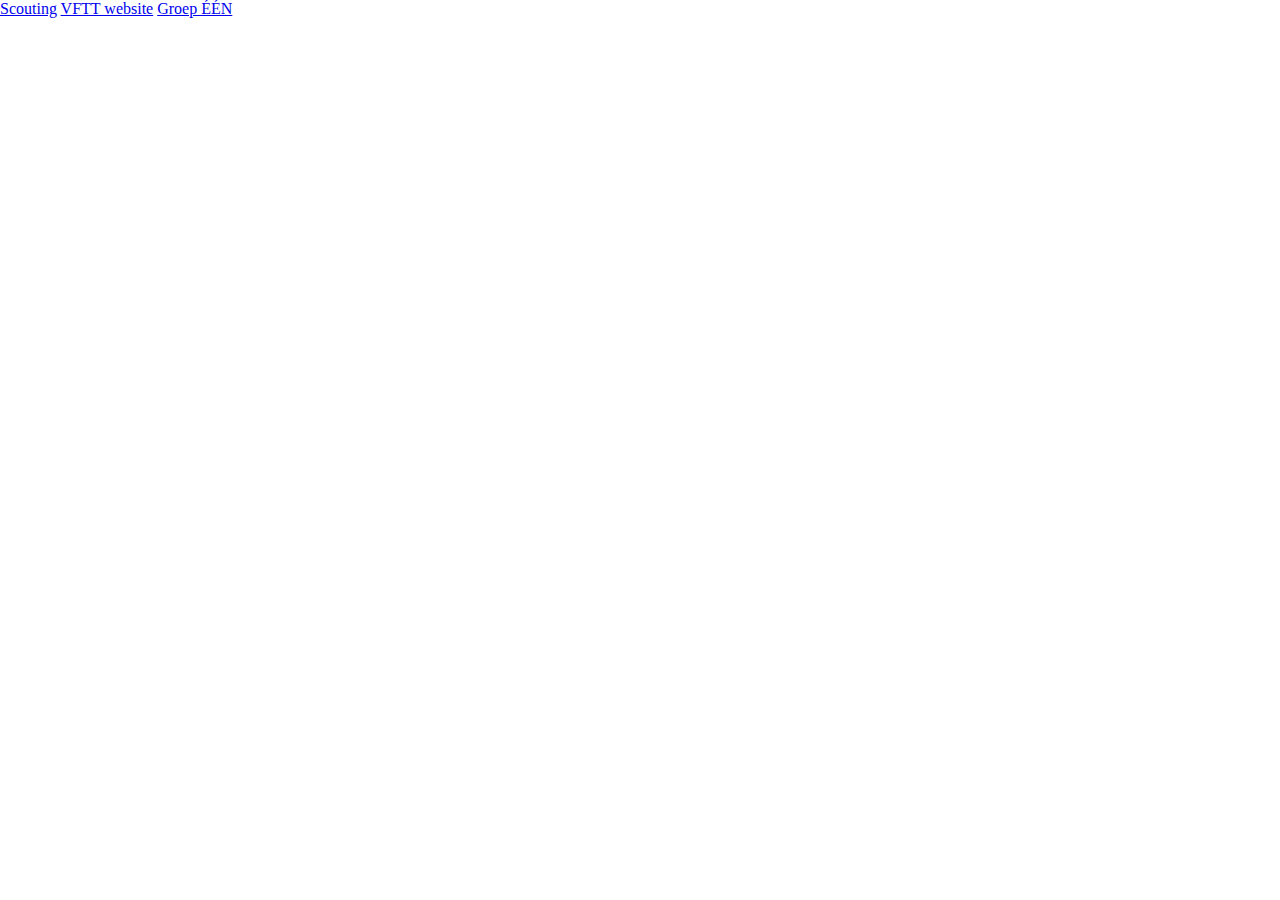
<file: index.html>
<!DOCTYPE html>
<html>
  <head>
    <meta charset="utf-8">
    <meta name="viewport" width=device-width, initial-scale=1.0, maximum-scale=1.0, user-scalable=0>
    <title>Nick Broeks</title>
    <link rel="stylesheet" href="./styles.css">
  </head>
  <body>
      <a href="./scouting/strippentocht/index.html">Scouting</a>
      <a href="./twitch/website/home.html">VFTT website</a>
      <a href="./groepeen/index.html">Groep ÉÉN</a>
  </body>
</html>
</file>
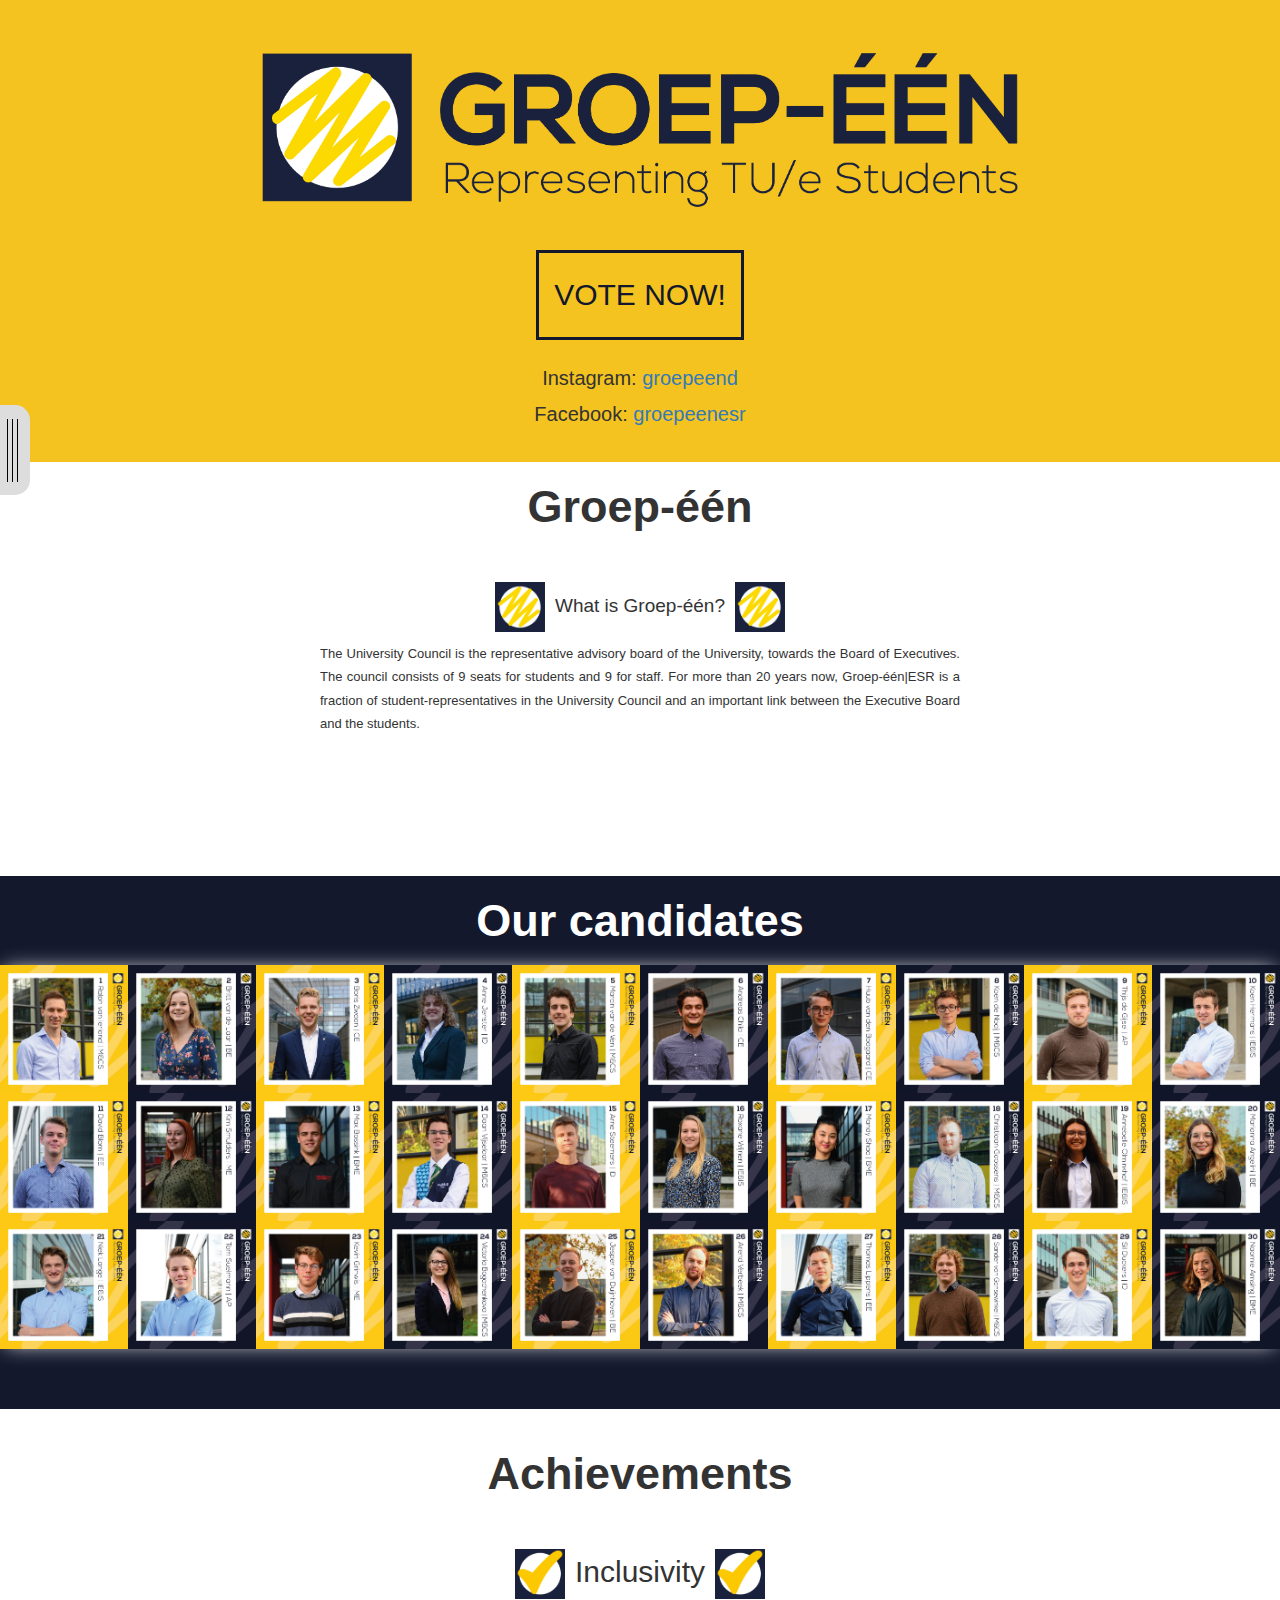
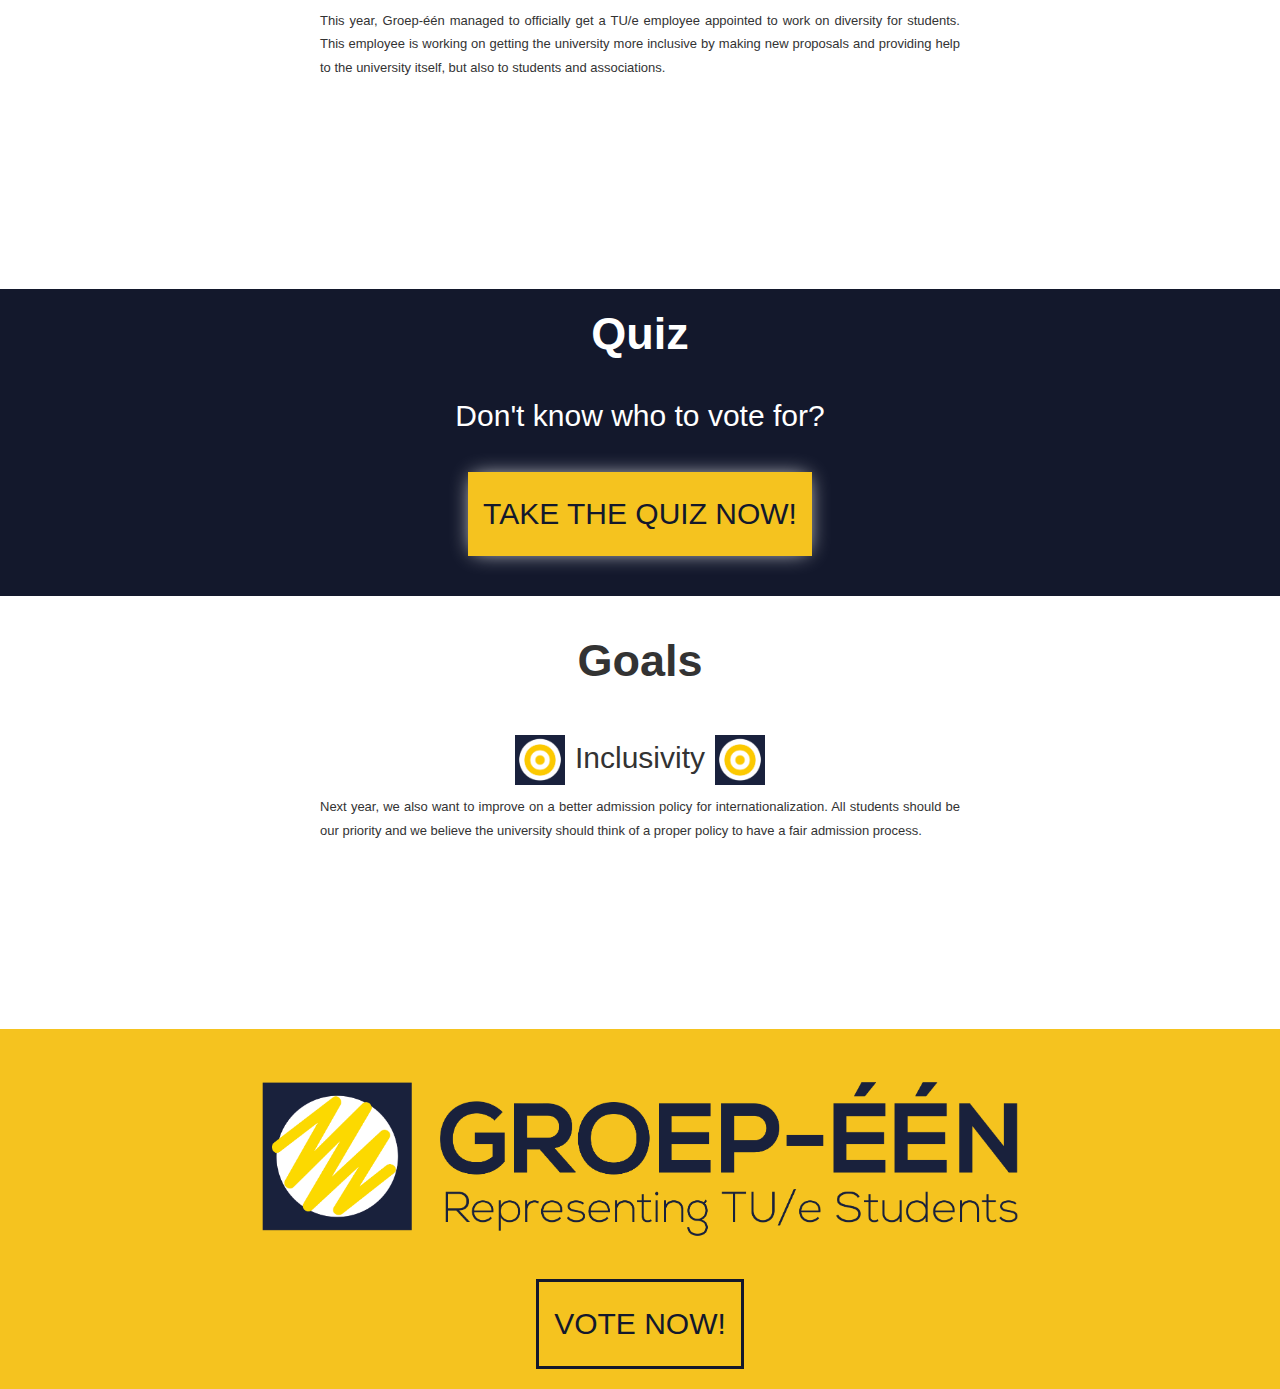
<file: groepeen/index.html>
<html lang="nl">
<head>
	<meta charset="UTF-8">
	<title>Groep-één • TU/e Student Fraction • 2020 Elections</title>
	<link rel="stylesheet" href="styles.css">
	<link rel="stylesheet" href="https://maxcdn.bootstrapcdn.com/bootstrap/3.4.1/css/bootstrap.min.css">
	<meta name="description" content="Groep-één • TU/e Student Fraction • 2020 Elections"> 
	<meta name="author" content="Nick Broeks">
	<!-- <script src="https://ajax.googleapis.com/ajax/libs/jquery/3.5.1/jquery.min.js"></script> -->
	<script src="sketch.js"></script>
	<meta name="viewport" content="width=device-width, initial-scale=1.0">
</head>
<body onload="sectionWhyTimer(); sectionAchiTimer(); sectionGoalTimer()">
	<div hidden id="closeClick">
		<div hidden id="candInfo1" class="candidateInfo">
			<img src="img/cands/1-min.jpg">
			<div class="candidateInfoText">
				<p style="color: black;">
					Instagram: <a href="https://www.instagram.com/ralphvi/?hl=nl">ralphvi</a><br>
					Facebook: <a href="https://www.facebook.com/rvierland">rvierland</a><br>
					LinkedIn: <a href="https://www.linkedin.com/in/rvierland/">rvierland</a>
					<br><br>Hi all, my name is Ralph I’m a master student in industrial and applied mathematics.
					<br>In my time at this university I have been quite active at study association GEWIS, where I also did a board year, and I have also been active in the career development at the TU/e through MyFuture.
					<br><br>
					This year, I joined the fraction of Groep-één where I’m also the chair since September.
					<br>The past year, I’ve been working a lot on education related matters, which was all very interesting, especially due to the current situation. Now, I want to use our learned lessons to further improve our university, our education and your opportunities to develop yourself in the way you want to!
					<br><br>
					I hope for your trust once again to represent your voice.
					<br>Vote for groep-één December 1st and 2nd!
				</p>
			</div>
		</div>
		<div hidden id="candInfo2" class="candidateInfo">
			<img src="img/cands/2-min.jpg">
			<div class="candidateInfoText">
				<p style="color: black;">
					Instagram: <a href="https://www.instagram.com/brittvdlaar/?hl=nl">brittvdlaar</a><br>
					Facebook: <a href="https://www.facebook.com/Brittvdlaar">Brittvdlaar</a><br>
					LinkedIn: <a href="http://www.linkedin.com/in/britt-j-van-de-laar-">britt-j-van-de-laar-</a>
					<br><br>Hi everyone. My name is Britt van de Laar and I'm a fourth year built environment student.
					<br><br>Last year I was the commissioner of education of study association CHEOPS. In that year I learned a lot on how the advisory bodies of the TU/e work and what they can get done. I think it is important for students to know that they have a say in our university. Therefore I want to represent you in the university council. 
					<br><br>I have also some experience with the advisory bodies of the TU/e. Due to my function as commissioner of education, I was part of the program committee of the Built Environment (where I am still part of at the moment) and the joint program committee. But even before my board year I was active in the Departmental council of the Built Environment.
					<br><br>With all those experiences. I hope I can contribute to making this university an even better place. And making sure every student finds a place where they can truly be themselves and grow.
					</p>
			</div>
		</div>
		<div hidden id="candInfo3" class="candidateInfo">
			<img src="img/cands/3-min.jpg">
			<div class="candidateInfoText">
				<p style="color: black;">
					Instagram: <a href="https://www.instagram.com/borisbert/?hl=nl">borisbert</a><br>
					Facebook: <a href="https://www.facebook.com/boris.zwaan/">boris.zwaan</a><br>
					LinkedIn: <a href="https://www.linkedin.com/in/borisbertzwaan/">borisbertzwaan</a>
					<br><br>Hello Everybody! My name is Boris Zwaan and I’m in my master’s of Chemical Engineering.
					<br><br>From the beginning of my time as a student, I’ve been busy working for TU/e and their students. I’ve enjoyed several committees at Study Association Japie. Being the chairman of Wervingsdagen last year, I’ve come into contact with all the different studies, study/student associations and university services. Next to that, I’ve worked in several advisory committees, project teams and jobs at TU/e, understanding TU/e’s vision and working culture. 
					<br><br>With these experiences, I want to contribute to TU/e even more via the university council to make TU/e a place where you can develop yourself in a way that suits you in the best possible way. (So that all students can benefit from what TU/e has to give.)
					<br><br>I believe that proper personal leadership/ development and a good balance between challenge based and research based education, in collaboration with the industry, will become the standard at TU/e. TU/e’s community is unique in every sense, already providing a lot of these opportunities for our students and will integrate in TU/e even further in the future. I’m very enthusiastic to advise and help TU/e in executing this task and to make sure all students will benefit from everything TU/e has to give.
				</p>
			</div>
		</div>
		<div hidden id="candInfo4" class="candidateInfo">
			<img src="img/cands/4-min.jpg">
			<div class="candidateInfoText">
				<p style="color: black;">
					Instagram: <a href="https://www.instagram.com/anne_jenster/">anne_jenster</a><br>
					Facebook: <a href="https://www.facebook.com/profile.php?id=100008196046334">Anne Jenster</a><br>
					LinkedIn: <a href="https://www.linkedin.com/in/anne-jenster-13ab65180">Anne Jenster</a>
					<br><br>Helloo, My name is Anne and I am currently in the last year of the Bachelor of Industrial Design. 
				<br><br>Last year I did a board year at s.v.i.d. Lucid where I fulfilled the function of commissioner of Education. In that year I had the honor of participating in a lot of different advisory bodies, which let me realize that as a student you can have a big influence in the university. 
				<br><br>I am a creative person and love to come up with solutions no matter what the problem is. So I hope to bring some creativeness to the university council and solve some problems together. 
				</p>
			</div>
		</div>
		<div hidden id="candInfo5" class="candidateInfo">
			<img src="img/cands/5-min.jpg">
			<div class="candidateInfoText">
				<p style="color: black;">
					Instagram: <a href="https://www.instagram.com/marzman95/">marzman95</a><br>
					LinkedIn: <a href="https://www.linkedin.com/in/mwcven/">mwcven</a><br>
					Twitter: <a href="https://twitter.com/brabostudent">brabostudent</a>
					<br><br>I’m Marcin and I’m currently in my first year of the Embedded Systems master. I’ve been a member of the Mathematics & Computer Science department council for more than 3 years, of which 2 as chairman.
					<br><br>I want to improve educational support and the facilities, since these are also very important aspects of your time as a student. I want to apply my experiences in co-determination to help the university improve the support and facilities for students.
				</p>
			</div>
		</div>
		<div hidden id="candInfo6" class="candidateInfo">
			<img src="img/cands/6-min.jpg">
			<div class="candidateInfoText">
				<p style="color: black;">
					Instagram: <a href="https://www.instagram.com/andreaaasss_/?hl=nl">andreaaasss_</a><br>
					LinkedIn: <a href="https://www.linkedin.com/in/andreas-chila-98a290191/">andreas-chila</a>
					<br><br>Hello everyone! I’m Andreas, I come from Greece and I’m in my final year of my bachelor Chemical Engineering. Throughout my years at TU/e (and The Netherlands) I have gained a lot of experience. I have participated in the Introduction week committee of my study association Japie, and last year I did an independent internship at a major multinational company. 
					<br><br>From all the courses that I’ve followed and all the people that I’ve met, either Dutch or international, I have gained a sense of inclusivity and community within me. The international community has a lot to offer to the Dutch one and vise versa! Apart from that, a high quality education and student well-being play a very crucial role in the personal development of each one of us! 
					<br><br>With all of that, I hope to help improve our university through the University Council with Groep-een!
				</p>
			</div>
		</div>
		<div hidden id="candInfo7" class="candidateInfo">
			<img src="img/cands/7-min.jpg">
			<div class="candidateInfoText">
				<p style="color: black;">
					LinkedIn: <a href="http://linkedin.com/in/huubvandenbogaard">huubvandenbogaard</a>
					<br><br>Hi all! I am Huub and I am a master student in chemical engineering. For several years I have been on the program committee of ST. Here, I learned what a student can achieve at this university. Now I want to apply these experiences on a larger scale in the UR! 
				</p>
			</div>
		</div>
		<div hidden id="candInfo8" class="candidateInfo">
			<img src="img/cands/8-min.jpg">
			<div class="candidateInfoText">
				<p style="color: black;">
					LinkedIn: <a href="https://www.linkedin.com/in/koendenooij/">koendenooij</a>
					<br><br>Hey there! I’m Koen and I’m doing a double bachelors in Applied Mathematics & Computer Science. Currently, I’m the Educational Officer of study association GEWIS, where I’m learning a lot about what’s going on within the university.
					<br><br>I’m here to listen to your feedback and let your voice be heard when it comes to improving the quality of education. Especially in these times it’s important that our university pays attention to building a community for students and staff and gives a helping hand to students that experience difficulties.
					<br>In the future I hope to apply my experience within the fraction of Groep-één and push for high quality of education.
				</p>
			</div>
		</div>
		<div hidden id="candInfo9" class="candidateInfo">
			<img src="img/cands/9-min.jpg">
			<div class="candidateInfoText">
				<p style="color: black;">
					Instagram: <a href="https://www.instagram.com/thijsdegijsel_/?hl=nl">thijsdegijsel_</a><br>
					Facebook: <a href="https://www.facebook.com/thijs.degijsel">thijs.degijsel</a><br>
					LinkedIn: <a href="https://www.linkedin.com/in/thijs-de-gijsel-863bbb186/">thijs-de-gijsel</a>
					<br><br>Hi everyone! My name is Thijs and I am an Applied Physics student. At this moment, I am doing a board year at Van der Waals where I am the Commissioner of External Affairs.
					<br><br>During your studies at the TU/e it is important that you can enjoy proper education, and that is one of the reasons that I have joined Groep-één. We strive for the best quality of education possible, by giving a lot of constructive feedback to the TU/e. 
				</p>
			</div>
		</div>
		<div hidden id="candInfo10" class="candidateInfo">
			<img src="img/cands/10-min.jpg">
			<div class="candidateInfoText">
				<p style="color: black;">
					Instagram: <a href="https://www.instagram.com/koen_______/?hl=nl">koen_______</a><br>
					LinkedIn: <a href="https://www.linkedin.com/in/koen-hermans-317820170/">koen-hermans</a>
					<br><br>Hi! My name is Koen and I am an Industrial Engineering student. I absolutely enjoy my time studying at the TU/e as it has so much to offer. It allowed me to do a board year at S.V. Industria, a place where I learn new people and new skills every day. Seeing how much this benefits me on a personal level motivated me to join Groep één. Here I can help the university to include every individual student in the facilities it has and ultimately help all students develop themselves to a level they desire!
				</p>
			</div>
		</div>
		<div hidden id="candInfo11" class="candidateInfo">
			<img src="img/cands/11-min.jpg">
			<div class="candidateInfoText">
				<p style="color: black;">
					Instagram: <a href="https://www.instagram.com/david_b1612/?hl=nl">david_b1612</a><br>
					Facebook: <a href="https://www.facebook.com/David.Blom13">David.Blom13</a>
					<br><br>Hi everyone, my name is David and I am an Electrical Engineering student. Currently I’m doing a board year at e.t.s.v. Thor, the study association of Electrical Engineering. Next to this, I dance at Footloose and I like to play music, which I like to do in Luna when I have some time to spare.
					<br><br>As you might already suspect, I like to develop myself personally. I find it very valuable and important that this is also supported university wide and appreciate all the chances the university gives students to do so. Through Group-één, I would like to emphasize the importance of personal development, so everyone gets the chance to develop themselves next to their studies.
				</p>
			</div>
		</div>
		<div hidden id="candInfo12" class="candidateInfo">
			<img src="img/cands/12-min.jpg">
			<div class="candidateInfoText">
				<p style="color: black;">
					Instagram: <a href="https://www.instagram.com/kimsmulders_x/?hl=nl">kimsmulders_x</a><br>
					Facebook: <a href="https://www.facebook.com/kim.smulders.967">/kim.smulders.967</a><br>
					LinkedIn: <a href="https://www.linkedin.com/in/kim-s-1b9940142/">kim-s</a>
					<br><br>Hi all! My name is Kim Smulders and I am 20 years old. I was born in the beautiful city called Eindhoven but I have lived most of my life in Helmond. In my spare time I like to cook things, play board games, read a good book or watch some Netflix. I have been an active member of my Study Association Simon Stevin since I started studying in Eindhoven. Right now I am the Commissioner of education and Vice Chairman. Also, I am a member of the sorority ‘Damesdispuut Venilia’. All in all, I like to do a bit more than just studying!
				</p>
			</div>
		</div>
		<div hidden id="candInfo13" class="candidateInfo">
			<img src="img/cands/13-min.jpg">
			<div class="candidateInfoText">
				<p style="color: black;">
					Instagram: <a href="https://www.instagram.com/maxbossink/?hl=nl">maxbossink</a><br>
					Facebook: <a href="https://www.facebook.com/maxbossink">maxbossink</a><br>
					LinkedIn: <a href="https://www.linkedin.com/in/max-bossink-baa0b0170/">max-bossink</a>
					<br><br>Hello everyone! I am Max Bossink and a 4th year Bachelor student of Biomedical Engineering. I have been active at Protagoras in the past years and currently I’m part of the board as commissioner of education. Besides, I was part of the TU/e sensing team (T.E.S.T.) in my second year.
					<br><br>For me it is important that students are heard when decisions are made at our university. I already represent students in my role of commissioner of education in various organs of the TU/e and I think Groep-één contributes to this too.
				</p>
			</div>
		</div>
		<div hidden id="candInfo14" class="candidateInfo">
			<img src="img/cands/14-min.jpg">
			<div class="candidateInfoText">
				<p style="color: black;">
					Instagram: <a href="https://www.instagram.com/mrdaan1997/?hl=nl">mrdaan1997</a><br>
					Facebook: <a href="https://www.facebook.com/daan.vijselaar">daan.vijselaar</a><br>
					LinkedIn: <a href="https://www.linkedin.com/in/daan-vijselaar-447474a9">daan-vijselaar</a>
					<br><br>Hello there, my name is Daan and I'm a 5th year Data Science student. I have been active with D.S.A. Pattern since the beginning of the association and I’m currently a board member at Hubble Community Café. At Hubble I work with a lot of different associations and students and I see how important it is to have a great community on the university.
					<br>Every student benefits when people work together and Groep-ÉÉN cares about the community on the university and helps bringing students together.
				</p>
			</div>
		</div>
		<div hidden id="candInfo15" class="candidateInfo">
			<img src="img/cands/15-min.jpg">
			<div class="candidateInfoText">
				<p style="color: black;">
					LinkedIn: <a href="https://www.linkedin.com/in/arne-steemers-434620158/">arne-steemers</a>
					<br><br>Hi there!
					<br><br>I am Arne, and I am one of those students that has lots of trouble choosing between all the fun and interesting activities that are around. Therefore I am studying both Industrial Design and Architecture & Urbanism. Apart from that, I have been troubling Team Energy with my ideas and enthusiasm, and am currently doing that for Sustainability Network Eindhoven (SNE, you should check us out, we are doing cool stuff :).
					<br>On behalf of the SNE, I am trying to push for sustainability education for students by students at the TU/e. I have been working with members from Groep Eén, and there I have been impressed by the willingness to make a change. If you feel that ‘change’ is your cup of tea, than cast your vote for Groep Eén, or even better, get in touch with me!</p>
			</div>
		</div>
		<div hidden id="candInfo16" class="candidateInfo">
			<img src="img/cands/16-min.jpg">
			<div class="candidateInfoText">
				<p style="color: black;">
					Instagram: <a href="https://www.instagram.com/roxanewijnen/?hl=nl">roxanewijnen</a><br>
					Facebook: <a href="https://www.facebook.com/roxane.wijnen">roxane.wijnen</a><br>
					LinkedIn: <a href="https://www.linkedin.com/in/roxane-wijnen-4b2450186/">roxane-wijnen</a>
					<br><br>Hi everyone, my name is Roxane Wijnen and I am 21 years old. Currently I am in my fourth year Psychology & Technology bachelor, and I am doing a board year at the FSE (Federation of Study Associations Eindhoven). In my spare time I like hanging out with friends and am I an active member of Thêta.
					<br><br>During my time studying, I have met so many people and my board year allowed me to meet even more. I love the fact that you can know so many people at the TU/e simply because it is relatively small and focuses on the community feeling. That is why I like Groep-één, because they also value community within the TU/e.
				</p>
			</div>
		</div>
		<div hidden id="candInfo17" class="candidateInfo">
			<img src="img/cands/17-min.jpg">
			<div class="candidateInfoText">
				<p style="color: black;">
					Instagram: <a href="https://www.instagram.com/mandyxinyue/?hl=nl">mandyxinyue</a><br>
					Facebook: <a href="https://www.facebook.com/Mxshao/">Mxshao</a><br>
					LinkedIn: <a href="https://www.linkedin.com/in/mandy-shao/">mandy-shao</a>
					<br><br>Hello, my name is Mandy Shao and I am a fourth-year bachelor student in Biomedical Engineering. I am currently the Commissioner of External Affairs of the student dance association Footloose. I was also part of the student team iGEM 2019 where I learned a lot about personal development in Academics. 
					<br><br>For me, next to the quality of education, the opportunity of experiencing the best student time you can have is what I found the most important. The reason I joined Groep-één is because of inclusivity. We listen to all students who have different ideas and opinions and attempt to include all of it. This creates a place and community for each individual with their own interests.
					<br>With Groep-één, I hope to provide the best university experience for students.
				</p>
			</div>
		</div>
		<div hidden id="candInfo18" class="candidateInfo">
			<img src="img/cands/18-min.jpg">
			<div class="candidateInfoText">
				<p style="color: black;">
					Instagram: <a href="http://instagram.com/chrg_nl">chrg_nl</a><br>
					LinkedIn: <a href="https://www.linkedin.com/in/christiaangoossens/">christiaangoossens</a>
					<br><br>Hi! I’m Christiaan Goossens, a fourth year bachelor student in Computer Science, board member of E.S.H. Da Vinci (archery) and the previous chairman of the ESSF. Throughout my board year at ESSF, I have been involved in many discussions at the university level, such as with diversity, personal development, board grants and inclusivity. With Groep-één, I want to continue to work towards improvement for all that want to be themselves at the TU/e, for both identity and personal development. 
				</p>
			</div>
		</div>
		<div hidden id="candInfo19" class="candidateInfo">
			<img src="img/cands/19-min.jpg">
			<div class="candidateInfoText">
				<p style="color: black;">
					Instagram: <a href="https://www.instagram.com/annebelle_o/?hl=nl">annebelle_o</a><br>
					Facebook: <a href="https://www.facebook.com/annebelle.olminkhof">annebelle.olminkhof</a><br>
					LinkedIn: <a href="https://www.linkedin.com/in/annebelleo/">annebelleo</a>
					<br><br>Hey! I’m Annebelle, I study Psychology & Technology, and I am a former board member of COSMOS. As an international student, one thing that is very important to me at TU/e is inclusion. This is something that Groep-één takes great consideration into, with events and initiatives that bring the campus associations together to further improve inclusiveness on campus, next to the input the fraction gives on behalf of international students in University Council meetings. Because of this, I find Groep-één to be an important body on campus which is why I have been an active member in the core group and have encouraged others to stay up to date with decisions the fraction makes in UC meetings.
				</p>
			</div>
		</div>
		<div hidden id="candInfo20" class="candidateInfo">
			<img src="img/cands/20-min.jpg">
			<div class="candidateInfoText">
				<p style="color: black;">
					Instagram: <a href="https://www.instagram.com/mariannaangelini/?hl=nl">mariannaangelini</a><br>
					Facebook: <a href="https://www.facebook.com/marianna.angelini.96">marianna.angelini.96</a><br>
					LinkedIn: <a href="https://www.linkedin.com/in/marianna-angelini-3a8473192/">arianna-angelini</a>
					<br><br>Hey hey! I’m Marianna, an over-enthusiastic and social Italian student in the third year of Built Environment (Architecture). But I’m far from finishing my Bachelor as I got caught up in one of the amazing experiences that TU/e offers, a student team.
					<br><br>I am the communication manager of VIRTUe (you know it, we build a sustainable house) and every day I believe more and more that we - students - can mark a change in our own environment and spread it further. Through VIRTUe and personally I got in touch with the super-yellow Groep-één. Their enthusiastic determination and strive for change got me on board. If you, like me, want to see big changes in the TU/e system starting from small actions.
					<br><br>Give your support to Groep-één on December 1st & 2nd!
				</p>
			</div>
		</div>
		<div hidden id="candInfo21" class="candidateInfo">
			<img src="img/cands/21-min.jpg">
			<div class="candidateInfoText">
				<p style="color: black;">
					Instagram: <a href="https://www.instagram.com/fotogenieklange/?hl=nl">fotogenieklange</a>
					<br><br>Hi everyone! During my time on the TU\e I've tried to explore as much as I can. Not only have I been very engaged with the topic of my study sustainable innovation, I have also tried to develop myself outside of my field.
					<br><br>The current corona crisis has been difficult for us all, and the shift to an online environment was not easy for students and teachers, via the university council we can help improve student well-being. 
					<br><br>Furthermore do I think that the university should be a safe space for self expression and to practice new things.
				</p>
			</div>
		</div>
		<div hidden id="candInfo22" class="candidateInfo">
			<img src="img/cands/22-min.jpg">
			<div class="candidateInfoText">
				<p style="color: black;">
					Instagram: <a href="https://www.instagram.com/tomsuelmann/?hl=nl">tomsuelmann</a><br>
					Facebook: <a href="https://www.facebook.com/tom.suelmann">tom.suelmann</a><br>
					LinkedIn: <a href="https://www.linkedin.com/in/tom-suelmann/">tom-suelmann</a>
					<br><br>Hello everyone! My name is Tom and I am a fourth year student Applied Physics & Applied Mathematics. This summer I graduated from the Honors Academy and I am the former Chairman & Commissioner of External Affairs of H.S.A. Confluente. Through that role I discovered the need for the university to ensure students’ well being and personal development.
					<br>I firmly believe that Groep-één will be able to realise these values in the university council.</p>
			</div>
		</div>
		<div hidden id="candInfo23" class="candidateInfo">
			<img src="img/cands/23-min.jpg">
			<div class="candidateInfoText">
				<p style="color: black;">
					Instagram: <a href="https://www.instagram.com/kevingrinwis/?hl=nl">kevingrinwis</a><br>
					LinkedIn: <a href="https://www.linkedin.com/in/kevin-grinwis/">kevin-grinwis</a>
					<br><br>Yo neefjes! I am Kevin, a second years master student Mechanical Engineering. Currently I spend most of my time as the Secretary and Event Coordinator of the Board of Wervingsdagen. Besides that, I am student mentor of a bunch of first year students of Mechanical Engineering. This way I experience the need for high quality education, which goes further than just lectures, and student wellbeing (especially during corona times) to a large extent.
					<br><br>With Groep-één we strive to make this better and better for all of you!
				</p>
			</div>
		</div>
		<div hidden id="candInfo24" class="candidateInfo">
			<img src="img/cands/24-min.jpg">
			<div class="candidateInfoText">
				<p style="color: black;">
					Instagram: <a href="https://www.instagram.com/vic_kova/?hl=nl">vic_kova</a><br>
					Facebook: <a href="https://www.facebook.com/victoria.bogachenkova">victoria.bogachenkova</a><br>
					LinkedIn: <a href="https://www.linkedin.com/in/victoria-bogachenkova-210567177/">victoria-bogachenkova</a>
					<br><br>Hi! My name is Victoria and I am a second year Computer Science Bachelor student. I joined Groep-één only this year and currently I am part of the Campaign committee. As a committee we work on introducing new students to Groep-één, getting as many people involved in the upcoming election and of course distributing some nice ducky goodies!
				</p>
			</div>
		</div>
		<div hidden id="candInfo25" class="candidateInfo">
			<img src="img/cands/25-min.jpg">
			<div class="candidateInfoText">
				<p style="color: black;">
					Instagram: <a href="https://www.instagram.com/jesperduijnhove/?hl=nl">jesperduijnhove</a><br>
					Facebook: <a href="https://www.facebook.com/jesper.vanduijnhoven">jesper.vanduijnhoven</a>
					<br><br>Hey everyone! My name is Jesper, I’m a fourth year student of the built environment, where I’m following the track urban systems and real estate.
					<br><br>Last year I did a board year at my study association CHEOPS, where I’m still very active in various committees. This year I joined the campaign committee of Groep-één. My goal for this year is showing all students on the Tu/e what Groep-één has achieved and wants to achieve the coming year! 
				</p>
			</div>
		</div>
		<div hidden id="candInfo26" class="candidateInfo">
			<img src="img/cands/26-min.jpg">
			<div class="candidateInfoText">
				<p style="color: black;">
					<br><br>Greetings stranger, allow me to introduce myself. My name is Arend Verbeek. I’m a bachelor Applied Mathematics student and currently the secretary of the classical musical association ESMG Quadrivium, but some of you might also know me from the training committee of GEWIS.
					<br><br>I really enjoy expanding my soft skills and these extra curricular activities allow me to do so. My love of personal development is also what led me to joining Groep-één. Another topic on the agenda of Groep-één that is really important to me is sustainability. I believe that even with some small changes around campus we can save energy and reduce waste.
				</p>
			</div>
		</div>
		<div hidden id="candInfo27" class="candidateInfo">
			<img src="img/cands/27-min.jpg">
			<div class="candidateInfoText">
				<p style="color: black;">
					Instagram: <a href="https://www.instagram.com/thomasl_97/">thomasl_97</a><br>
					LinkedIn: <a href="https://www.linkedin.com/in/thomas-lippens-b40516a8/">thomas-lippens-b40516a8</a>
					<br><br>Hi! My name is Thomas and I’m an Electrical Engineering Masters student. I’m currently in the fraction of Groep-één, where I focus mostly on education, quality agreements, digital infrastructure and the student financial support regulations (profileringsfonds). In my opinion, what sets Groep-één apart is our critical look and constructive approach.
				</p>
			</div>
		</div>
		<div hidden id="candInfo28" class="candidateInfo">
			<img src="img/cands/28-min.jpg">
			<div class="candidateInfoText">
				<p style="color: black;">
					Instagram: <a href="https://www.instagram.com/sandergansievan/">sandergansievan</a><br>
					Facebook: <a href="https://www.facebook.com/sander.vangansewinkel">sander.vangansewinkel</a><br>
					LinkedIn: <a href="https://www.linkedin.com/in/sandervangansewinkel/">sandervangansewinkel</a>
					<br><br>Hello there! I’m Sander and I’m a Data Science student. Currently I’m fulfilling the function of External Affairs & Digital Affairs at Stichting Wervingsdagen.
					<br><br>The student life is a very important phase for a lot of people. It is crucial that someone feels confident and happy during this phase, and the university can help with that. Student wellbeing is a really important factor to keep an eye on, especially during Corona times.
				</p>
			</div>
		</div>
		<div hidden id="candInfo29" class="candidateInfo">
			<img src="img/cands/29-min.jpg">
			<div class="candidateInfoText">
				<p style="color: black;">
					<br><br>Hi, I am Sil! I am the current chairman of the board of E.S.T. Fellenoord and I study industrial Design. As a proud member of Fellenoord I noticed how important it is for everybody to keep connected. Especially during this shitty year. Therefore I care most about community.
					<br>The university is currently trying to be very very safe, but that unfortunately leads to overcompensation in some situations. Together with the uni we can, safely, achieve more in these difficult times. Therefore our opinion needs to be heard.
				</p>
			</div>
		</div>
		<div hidden id="candInfo30" class="candidateInfo">
			<img src="img/cands/30-min.jpg">
			<div class="candidateInfoText">
				<p style="color: black;">
					Instagram: <a href="https://www.instagram.com/naomie_amsing">naomie_amsing</a><br>
					Facebook: <a href="https://www.facebook.com/naomie.amsing/">naomie.amsing</a><br>
					LinkedIn: <a href="http://www.linkedin.com/in/naomie-amsing">naomie-amsing</a>
					<br><br>Hi there, my name is Naomie and I study Biomedical Engineering (Master). I was in the fraction from September 2019 until January 2020. This year, I’m also part of the campaign committee. 
					<br><br>Groep-één is important to me because they stand up for the student perspective. Whenever something cán be improved, Groep-één fights for that to bé improved. 
					<br><br>I care most about Student Wellbeing and Diversity in the broad sense. If you agree most with the values quality and inclusivity of Groep-één, I can be a good candidate for your vote. Talk to you soon!
				</p>
			</div>
		</div>

	</div>
    <header class="big" id="header">
        <div id="headerContent">
			<img id="headerLogo" src="img/logoTxt3.png">
			<br>
			<a href="https://verkiezingen.tue.nl/" id="headerButton">
				<p id="headerButtonText">VOTE NOW!</p>
			</a>
			<p style="text-align: center; font-size: 20px;">
				Instagram: <a style="font-size: inherit;" href="https://www.instagram.com/groepeend/">groepeend</a><br>Facebook: <a style="font-size: inherit;" href="https://www.facebook.com/groepeenesr">groepeenesr</a>
		</div>
	</header>
	
    <div class="big" id="why">
		<h1 style="font-weight: bolder; font-size: 45px;">Groep-één</h1>
		<div style="position:absolute; height: calc(100% + 20px); left: 30px; width: 20%; z-index: 3; top:-20px; vertical-align: middle;">
		</div>
		<div id="whyContent">
			<div class="whySection">
				<h2 style="font-size: 19px;"><img src="img/logo.png">What is Groep-één?<img src="img/logo.png"></h2>
				<div class="whyText">
					
					<p>
						The University Council is the representative advisory board of the University, towards the Board of Executives. The council consists of 9 seats for students and 9 for staff. For more than 20 years now, Groep-één|ESR is a fraction of student-representatives in the University Council and an important link between the Executive Board and the students.
					</p>
				</div>
			</div>
			<div class="whySection">
				<h2 style="font-size: 20px;"><img src="img/logo.png">University council<img src="img/logo.png"></h2>
				<div class="whyText">
					
					<p>
						Policies and plans that are developed by the TU/e can have enormous consequences for both current and prospective students. Therefore it is of great importance that these developments are looked at from a student's point of view, and to monitor the policy carried out by the Executive Board.
						<br><br>Because of this, Groep-één|ESR holds regular meetings on university matters with parties such as policymakers, other students and our national branch: ISO. In the meetings with the Board of Executives, the University Council has the right to approve and/or reject certain decisions, or fulfill an advisory role.
						<a style="font: inherit" href="https://www.groep-een.com/vision/">Read more</a>
					</p>
				</div>
			</div>
			<div class="whySection">
				<div class="whyText">
					<h2><img src="img/logo.png">Vision<img src="img/logo.png"></h2>
					<p>
						Groep-één|ESR envisions the preconditions of a good university to be guaranteeing quality education, offering possibilities for students to expand your education with extra-curricular activities and supporting TU/e-wide facilities. We believe that the TU/e can build upon the things Groep-één|ESR stands for.
					</p>
				</div>
			</div>
			
		</div>

	</div>
	<div class="big" id="candidates">
		<h1 style="font-weight: bolder; font-size: 45px;">Our candidates</h1>
		<div id="candidatesContent">
			<div class="candidate">
				<img candID=1 onClick="openInfo(this)" class="candidatePic" src="img/cands/1-min.jpg">
			</div><div class="candidate" >
				<img candID=2 onClick="openInfo(this)" class="candidatePic" src="img/cands/2-min.jpg">				
			</div><div class="candidate">
				<img candID=3 onClick="openInfo(this)" class="candidatePic" src="img/cands/3-min.jpg">				
			</div><div class="candidate" >
				<img candID=4 onClick="openInfo(this)" class="candidatePic" src="img/cands/4-min.jpg">				
			</div><div class="candidate">
				<img candID=5 onClick="openInfo(this)" class="candidatePic" src="img/cands/5-min.jpg">				
			</div><div class="candidate" >
				<img candID=6 onClick="openInfo(this)" class="candidatePic" src="img/cands/6-min.jpg">				
			</div><div class="candidate">
				<img candID=7 onClick="openInfo(this)" class="candidatePic" src="img/cands/7-min.jpg">				
			</div><div class="candidate" >
				<img candID=8 onClick="openInfo(this)" class="candidatePic" src="img/cands/8-min.jpg">				
			</div><div class="candidate">
				<img candID=9 onClick="openInfo(this)" class="candidatePic" src="img/cands/9-min.jpg">				
			</div><div class="candidate" >
				<img candID=10 onClick="openInfo(this)" class="candidatePic" src="img/cands/10-min.jpg">				
			</div><div class="candidate">
				<img candID=11 onClick="openInfo(this)" class="candidatePic" src="img/cands/11-min.jpg">				
			</div><div class="candidate" >
				<img candID=12 onClick="openInfo(this)" class="candidatePic" src="img/cands/12-min.jpg">				
			</div><div class="candidate">
				<img candID=13 onClick="openInfo(this)" class="candidatePic" src="img/cands/13-min.jpg">				
			</div><div class="candidate">
				<img candID=14 onClick="openInfo(this)" class="candidatePic" src="img/cands/14-min.jpg">				
			</div><div class="candidate">
				<img candID=15 onClick="openInfo(this)"class="candidatePic" src="img/cands/15-min.jpg">				
			</div><div class="candidate">
				<img candID=16 onClick="openInfo(this)"class="candidatePic" src="img/cands/16-min.jpg">				
			</div><div class="candidate">
				<img candID=17 onClick="openInfo(this)"class="candidatePic" src="img/cands/17-min.jpg">				
			</div><div class="candidate">
				<img candID=18 onClick="openInfo(this)"class="candidatePic" src="img/cands/18-min.jpg">				
			</div><div class="candidate">
				<img candID=19 onClick="openInfo(this)" class="candidatePic" src="img/cands/19-min.jpg">				
			</div><div class="candidate" >
				<img candID=20 onClick="openInfo(this)" class="candidatePic" src="img/cands/20-min.jpg">				
			</div><div class="candidate">
				<img candID=21 onClick="openInfo(this)" class="candidatePic" src="img/cands/21-min.jpg">				
			</div><div class="candidate" >
				<img candID=22 onClick="openInfo(this)" class="candidatePic" src="img/cands/22-min.jpg">				
			</div><div class="candidate">
				<img candID=23 onClick="openInfo(this)" class="candidatePic" src="img/cands/23-min.jpg">				
			</div><div class="candidate">
				<img candID=24 onClick="openInfo(this)" class="candidatePic" src="img/cands/24-min.jpg">				
			</div><div class="candidate">
				<img candID=25 onClick="openInfo(this)"class="candidatePic" src="img/cands/25-min.jpg">				
			</div><div class="candidate">
				<img candID=26 onClick="openInfo(this)"class="candidatePic" src="img/cands/26-min.jpg">				
			</div><div class="candidate">
				<img candID=27 onClick="openInfo(this)"class="candidatePic" src="img/cands/27-min.jpg">				
			</div><div class="candidate">
				<img candID=28 onClick="openInfo(this)"class="candidatePic" src="img/cands/28-min.jpg">
			</div><div class="candidate">
				<img candID=29 onClick="openInfo(this)" class="candidatePic" src="img/cands/29-min.jpg">
			</div><div class="candidate">
				<img candID=30 onClick="openInfo(this)" class="candidatePic" src="img/cands/30-min.jpg">
			</div>
		</div>
	</div>
	<div class="big" id="achievements">
		<h1 style="font-weight: bolder; font-size: 45px;">Achievements</h1>
		<div id="achievementsContent">
			<div class="achievementsSection">
				<div class="achievementsText">
					<h2><img src="img/achie.png">Inclusivity<img src="img/achie.png"></h2>
					<p>
						This year, Groep-één managed to officially get a TU/e employee appointed to work on diversity for students. This employee is working on getting the university more inclusive by making new proposals and providing help to the university itself, but also to students and associations.
					</p>
				</div>
			</div>
			<div class="achievementsSection">
				<h2 style="font-size: 20px;"><img src="img/achie.png">Student Well-being<img src="img/achie.png"></h2>
				<div class="achievementsText">
					<p>
						Last year, Groep-één has been busy in setting up a university-wide network of all parties in our university that were busy on this topic. Together they are sharing experiences and ideas and working together on improving our students’ well-being.
					</p>
				</div>
			</div>
			<div class="achievementsSection">
				<h2 style="font-size: 19px;"><img src="img/achie.png">Personal Development<img src="img/achie.png"></h2>
				<div class="achievementsText large">
					<p>
						This year, we all had to cope with the COVID-19 crisis and we noticed in some cases a board year caused more time, stress or work. Giving them more stress around fulfilling the requirements for a board grant would have been unfair and undesired. Therefore we ensured a relaxation of these requirement to help them and keep them motivated for their board year.
					<br><br>Next to that, we also pushed for abolishing the entrance requirements for a board grant. After a second legal case this year, the university changed its policy. Before, you had to have your Propaedeutic exam and you should have had obtained 75% of your nominal study pace. These rules are not in place anymore.
					<br><br>This year, career orientation and development was officially included in the program.	
				</p>
				</div>
			</div>
			<div class="achievementsSection">
				<h2 style="font-size: 20px;"><img src="img/achie.png">Quality of Education<img src="img/achie.png"></h2>
				<div class="achievementsText">
					<p>
						Due to corona, the engagement of students was under attack in the fast developing change of education. Groep-één has worked very hard to keep the student engagement as close to what it normally is. Critical but constructive feedback on proposals helped our education remain high in quality.	
					</p>
				</div>
			</div>
			<div class="achievementsSection">
				<h2 style="font-size: 30px;"><img src="img/achie.png">Community<img src="img/achie.png"></h2>
				<div class="achievementsText">
					
					<p>
						Groep-één has tried to raise as much attention as possible for this community building. From our small contribution at the TU/e Radio, towards a TU/e Summer University and towards participation in the design of the onboarding of new students as well as the student mentors for master students who were new at this university. We stressed the importance of community life by speaking up and acting on it!
					</p>
				</div>
			</div>
			<div class="achievementsSection">
				<div class="achievementsText">
					<h2><img src="img/achie.png">Facilities<img src="img/achie.png"></h2>
					<p>
						We have pushed for extra financial support for students, associations and student teams. Examples like the career expo that was cancelled during the first day, study trips that got cancelled, Student teams that had a hard time finding new members, international students that had no financial income anymore and no way of getting any DUO loans, or students that were experiencing expensive delay in their program because of the crisis. We have pushed for attention on these cases and a proper plan and in the meantime, a lot of compensations have been drawn up!
					</p>
				</div>
			</div>
		</div>
	</div>
	<div class="big" id="quiz">
		<h1 style="font-weight: bolder; font-size: 45px;">Quiz</h1>
		<h2>Don't know who to vote for?</h2>
		<a href="https://www.groep-een.com/voting-guide-elections-2020/" id="quizButton"><p id="quizButtonText">TAKE THE QUIZ NOW!</p></a>
	</div>
	<div class="big" id="goals">
		<h1 style="font-weight: bolder; font-size: 45px;">Goals</h1>
		<div id="goalsContent">
			<div class="goalsSection">
				<div class="goalsText">
					<h2><img src="img/goal.png">Inclusivity<img src="img/goal.png"></h2>
					<p>
						Next year, we also want to improve on a better admission policy for internationalization. All students should be our priority and we believe the university should think of a proper policy to have a fair admission process.
					</p>
				</div>
			</div>
			<div class="goalsSection">
				<h2 style="font-size: 20px;"><img src="img/goal.png">Student Well-being<img src="img/goal.png"></h2>
				<div class="goalsText">
					<p>
						Next year, we also want to tackle the undiscovered well-being issues at our student community. We are working with the university on a proposal to have an employee dedicated to structural wellbeing issues. The pressure on students and the need for personal attention is high and we want students to excel in this university in a safe and healthy way.
					</p>
				</div>
			</div>
			<div class="goalsSection">
				<h2 style="font-size: 19px;"><img src="img/goal.png">Personal Development<img src="img/goal.png"></h2>
				<div class="goalsText">
					<p>
						In the upcoming year, we want more money to be available for board members and student team members, as currently there is not enough money to give everyone the compensation that was meant for them.
						<br><br>Next year, we want to get more recognition and support for extra-curricular activitiesin general. There are plenty of things you could do next to your courses, but we encourage good guidance along these activities. This can be done e.g. via personal and/or digital coaching.
					</p>
				</div>
			</div>
			<div class="goalsSection">
				<h2 style="font-size: 20px;"><img src="img/goal.png">Quality of Education<img src="img/goal.png"></h2>
				<div class="goalsText">
					<p>
						As our university is growing, we need to focus on how to maintain, or restore the personal aspect in your courses. But also during your graduation phase of the bachelor and master. There should be time for you to excel, and that needs good coaching from the moment you step in this university, until the moment you graduate.
						<br><br>Next year, Groep-één will again be working hard on the best allocation of the Dutch ‘basic grant’ (basisbeurs) for our students. It is ‘our’ money, so it should go to good quality of education for our students.
					</p>
				</div>
			</div>
			<div class="goalsSection">
				<h2><img src="img/goal.png">Sustainability<img src="img/goal.png"></h2>
				<div class="goalsText">
					<p>
						Groep-één is in close contact with parties that work on sustainability on our campus. By close cooperation, we want to get a university wide mindset on the importance of sustainability.
					</p>
				</div>
			</div>
			<div class="goalsSection">
				<h2><img src="img/goal.png">Community<img src="img/goal.png"></h2>
				<div class="goalsText">
					<p>
						For the upcoming year, we want to continue working on community life, and in particular on the accessibility of our campus and the community. There should be sufficient facilities for all associations and teams to contribute to this community building and we will stand up for that.
					</p>
				</div>
			</div>
			<div class="goalsSection">
				<h2><img src="img/goal.png">Facilities<img src="img/goal.png"></h2>
				<div class="goalsText">
					<p>
						Groep-één wants to also work on the availability of facilities outside of corona. For the quality of our education, it is important to have access to the software we need to study. For materials the same should hold. It is undesired to have students pay a lot of money for the top shelf software they need, or to have them using alternative software that doesn’t provide the needed skill and knowledge on the software you will use later on.
					</p>
				</div>
			</div>
		</div>
	</div>
	<div class="big" id="footer">
        <div id="footerContent"><img id="footerLogo" src="img/logoTxt3.png"><br><a href="https://verkiezingen.tue.nl/" id="headerButton"><p id="headerButtonText">VOTE NOW!</p></a></div>
	</div>
	
	<div id="content" onmouseleave="closeContent(event)">
		<h1 id="contentText"style="margin-left: 45px; position: fixed; left: -200px; top:20px font-weight: bolder; font-size: 55px;">Menu</h1>
		<ul id="contentList" style="position: fixed; left: -200px; top:70px">
			<li lID="why" onClick="scrolll(this)"><h2>Groep-één</h2></li>
			<li lID="candidates" onClick="scrolll(this)"><h2>Candidates</h2></li>
			<li lID="achievements" onClick="scrolll(this)"><h2>Achievements</h2></li>
			<li lID="quiz" onClick="scrolll(this)"><h2>Quiz</h2></li>
			<li lID="goals" onClick="scrolll(this)"><h2>Goals</h2></li>
		</ul>
	</div>
	<div id="contentTab" onmouseover="openContent()">
		<div style="width: 1px; height: 70%; background-color: black; position: relative; left: 12px; top: 15%;float: left;"></div>
		<div style="width: 1px; height: 70%; background-color: black; position: relative; left: 6px; top: 15%; float: left;"></div>
		<div style="width: 1px; height: 70%; background-color: black; position: relative; left: 15px; top: 15%; float: left;"></div>
	</div>
	<!--
		Add dates for when to vote 1/12 and 2/12

		add socials

		buttons to the sliders

		image to the pillars

		

		Insta/fb link, preferably on top
			IG: https://www.instagram.com/groepeend/?hl=nl
	-->
</body>
</html>
</file>
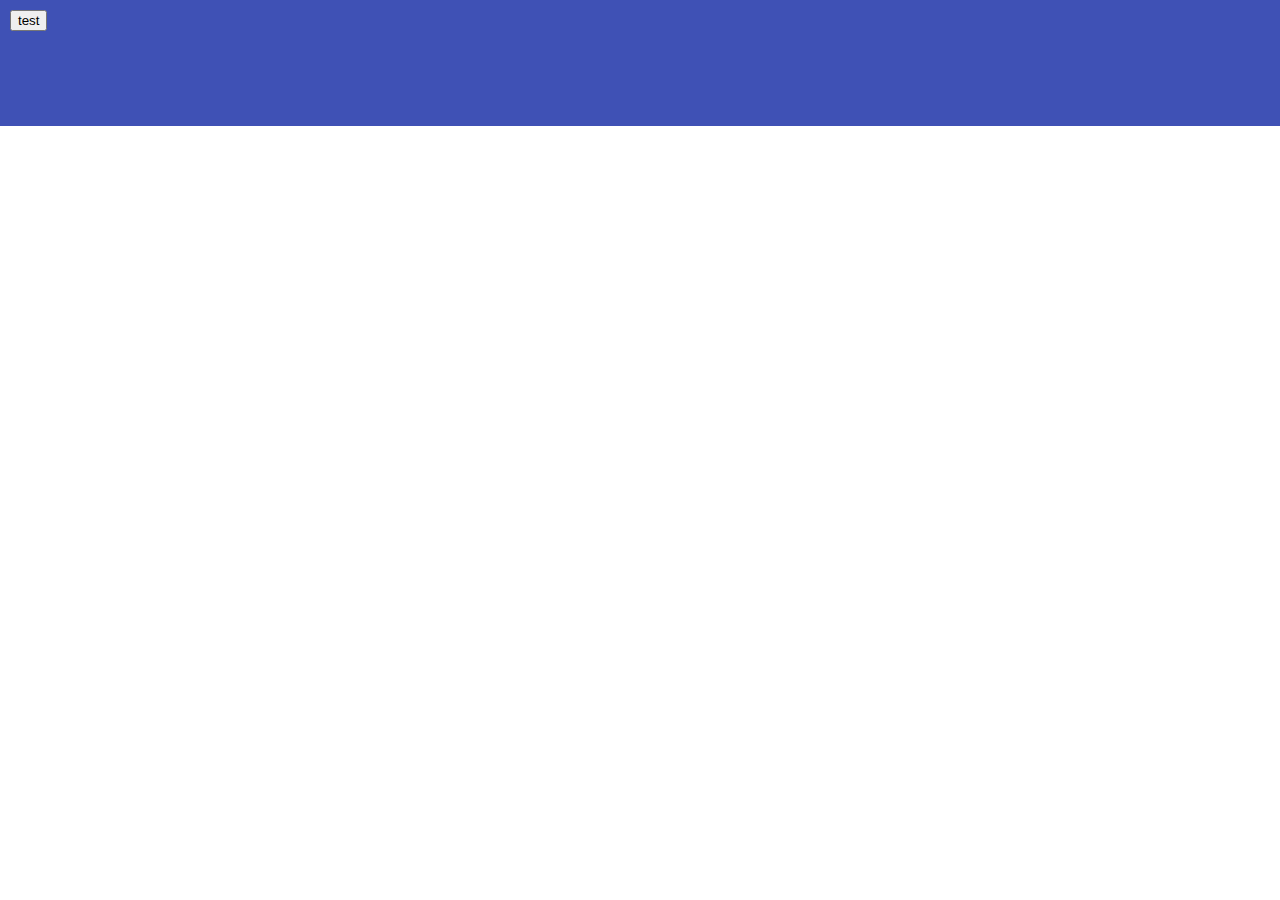
<file: scouting/index.html>
<!DOCTYPE html>
<html>
  <head>
    <meta charset="utf-8">
    <meta name="viewport" width=device-width, initial-scale=1.0, maximum-scale=1.0, user-scalable=0>
    <link rel="stylesheet" href="styles.css">
    <script type="text/javascript" src="sketch.js"></script>
    <title>Scouting</title>
  </head>
  <body>
    <div id="header">
      <button onclick="open_menu()">test</button>
    </div>
    <div id="menu">
      <a href="./strippentocht/index.html">strippentocht</a>
    </div>
    <div id="content">

    </div>
  </body>
</html>
</file>
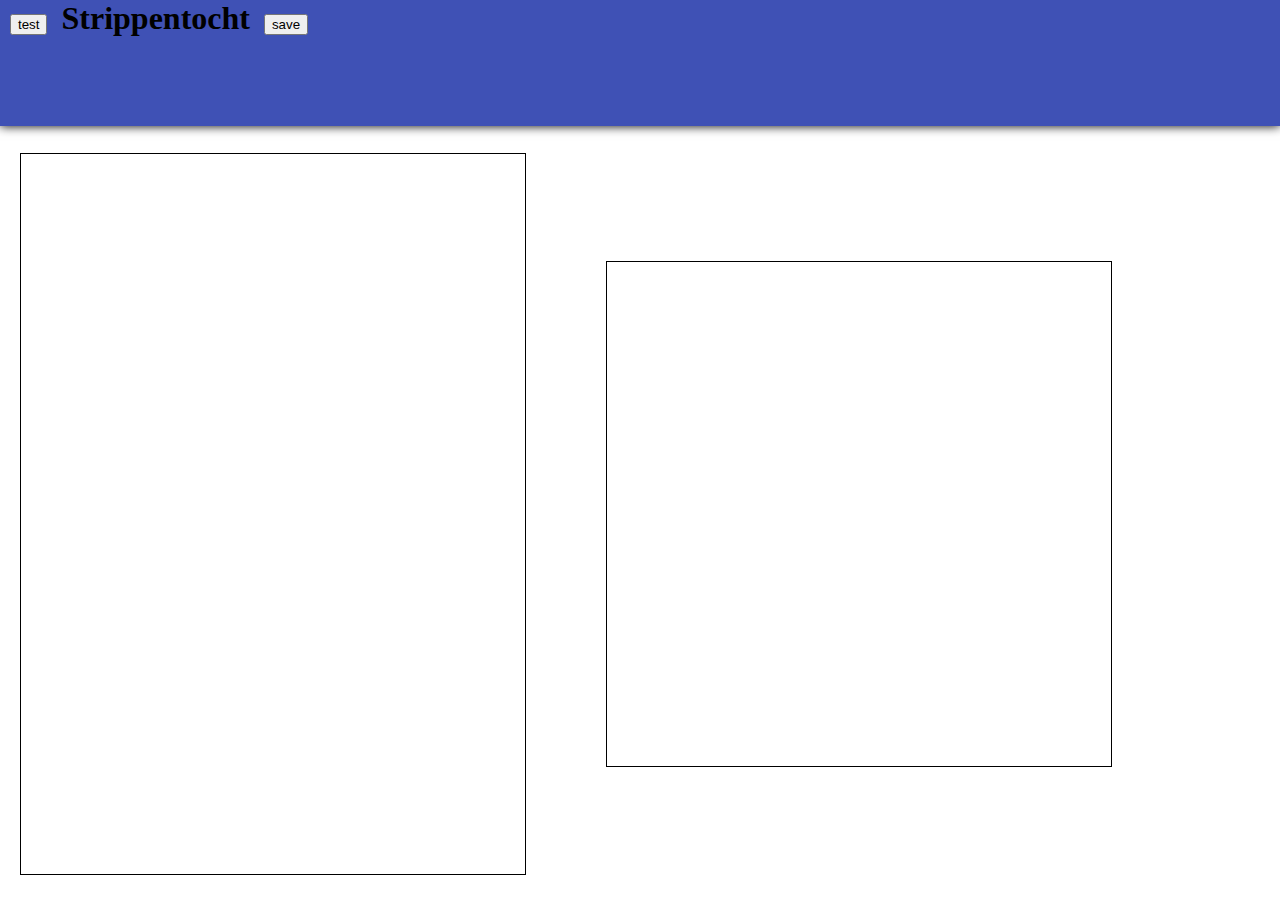
<file: scouting/kruispuntentocht/index.html>
<!DOCTYPE html>
<html>
  <head>
    <meta charset="utf-8">
    <meta name="viewport" width=device-width, initial-scale=1.0, maximum-scale=1.0, user-scalable=0>
    <link rel="stylesheet" href="styles.css">
    <script type="text/javascript" src="sketch.js"></script>
    <script type="text/javascript" src="classes.js"></script>
    <script type="text/javascript" src="saveSvgAsPng.js"></script>
    <title>Scouting</title>
  </head>
  <body >
    <div id="header">
      <button onclick="open_menu()">test</button>
      <h1>Strippentocht</h1>
      <button onclick="save()">save</button>
    </div>
    <div id="menu">
      <li><a href="../index.html">index</a></li>
      <li><a href="../strippentocht/index.html">strippentocht</a></li>
      <li>kruispuntentocht</li>
      
    </div>
    <div id="content">
      <div id="preview">
        <svg id="canvas" height="100%" width="100%" onload="on_load()" xmlns="http://www.w3.org/2000/svg"><rect x=0 y=0 width=100% height=100% fill="white"/></svg>
        <div id="hoverContainer"></div>
      </div>

      <div id="crossingViewer" onmouseover="hoverEditor()" onmouseleave="stopHoverEditor()">
        <svg id="crossingEditor"></svg>
      </div>
      
    </div>
  </body>
</html>
</file>
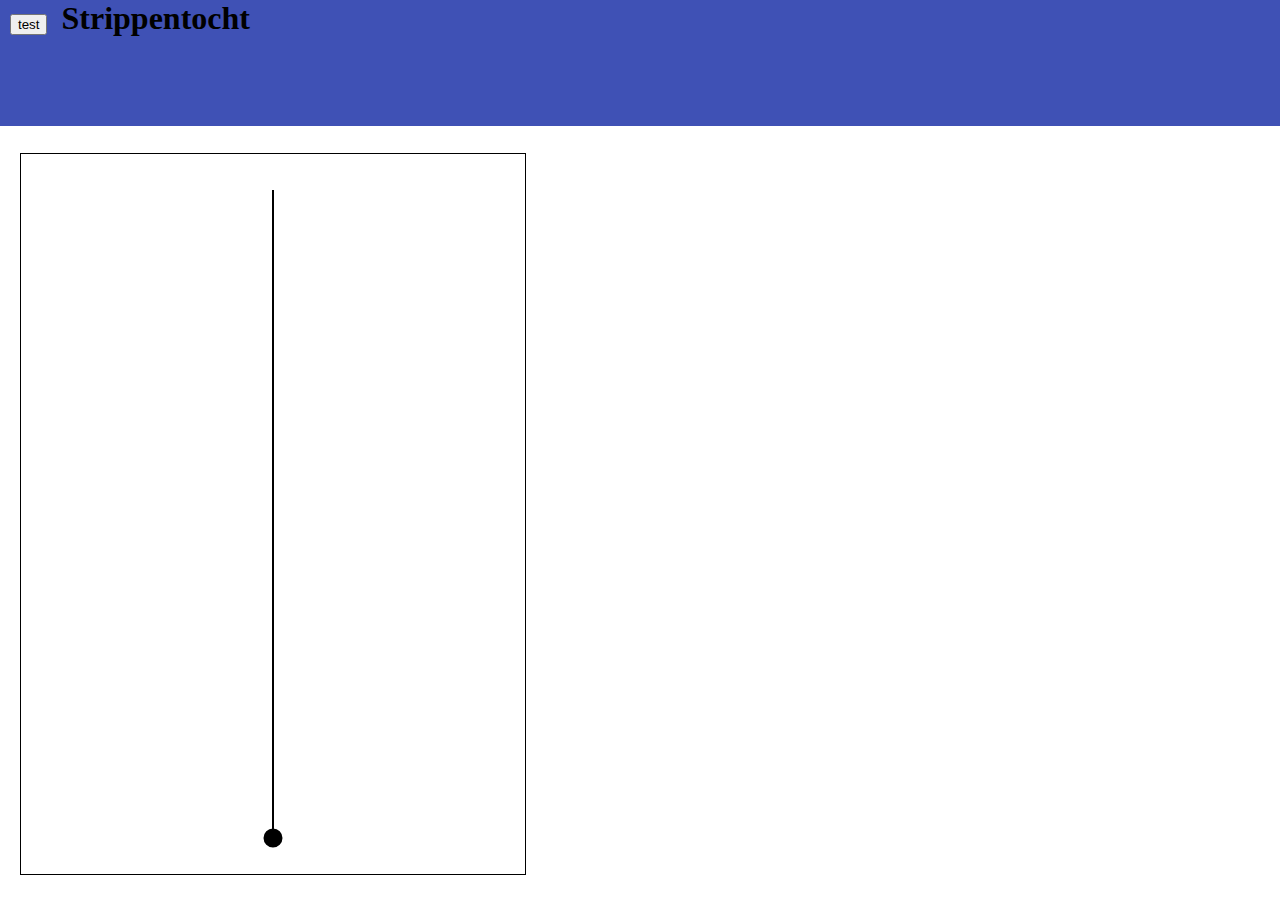
<file: scouting/strippentocht/index.html>
<!DOCTYPE html>
<html>
  <head>
    <meta charset="utf-8">
    <meta name="viewport" width=device-width, initial-scale=1.0, maximum-scale=1.0, user-scalable=0>
    <link rel="stylesheet" href="styles.css">
    <script type="text/javascript" src="sketch.js"></script>
    <title>Scouting</title>
  </head>
  <body >
    <div id="header">
      <button onclick="open_menu()">test</button>
      <h1>Strippentocht</h1>
    </div>
    <div id="menu">
      <a href="./strippentocht/index.html">strippentocht</a>
    </div>
    <div id="content">
      <div id="preview">
        <svg id="canvas" height="100%" width="100%" onload="on_load()">
          <line x1="50%" y1="5%" x2="50%" y2="95%" style="stroke:black;stroke-width:2"/>
          <circle cx="50%" cy="95%" r="8" stroke="black" stroke-width="3" fill="black"/>
          <!-- <line id="line 1 l 1" class="line 1 l" x1="50%" y1="90%" x2="40%" y2="90%"/> -->
        </svg>
        <div id="hoverContainer">
          <div index="1 l" class="hoverRegister" onclick="addLine(this)" onmouseout="stopHighlight(this)" onmouseover="highlight(this)" style="top:87.5%; right:50%;"></div>
          <div index="2 l" class="hoverRegister" onclick="addLine(this)" onmouseout="stopHighlight(this)" onmouseover="highlight(this)" style="top:82.5%; right:50%;"></div>
        </div>
      </div>
      
    </div>
  </body>
</html>
</file>
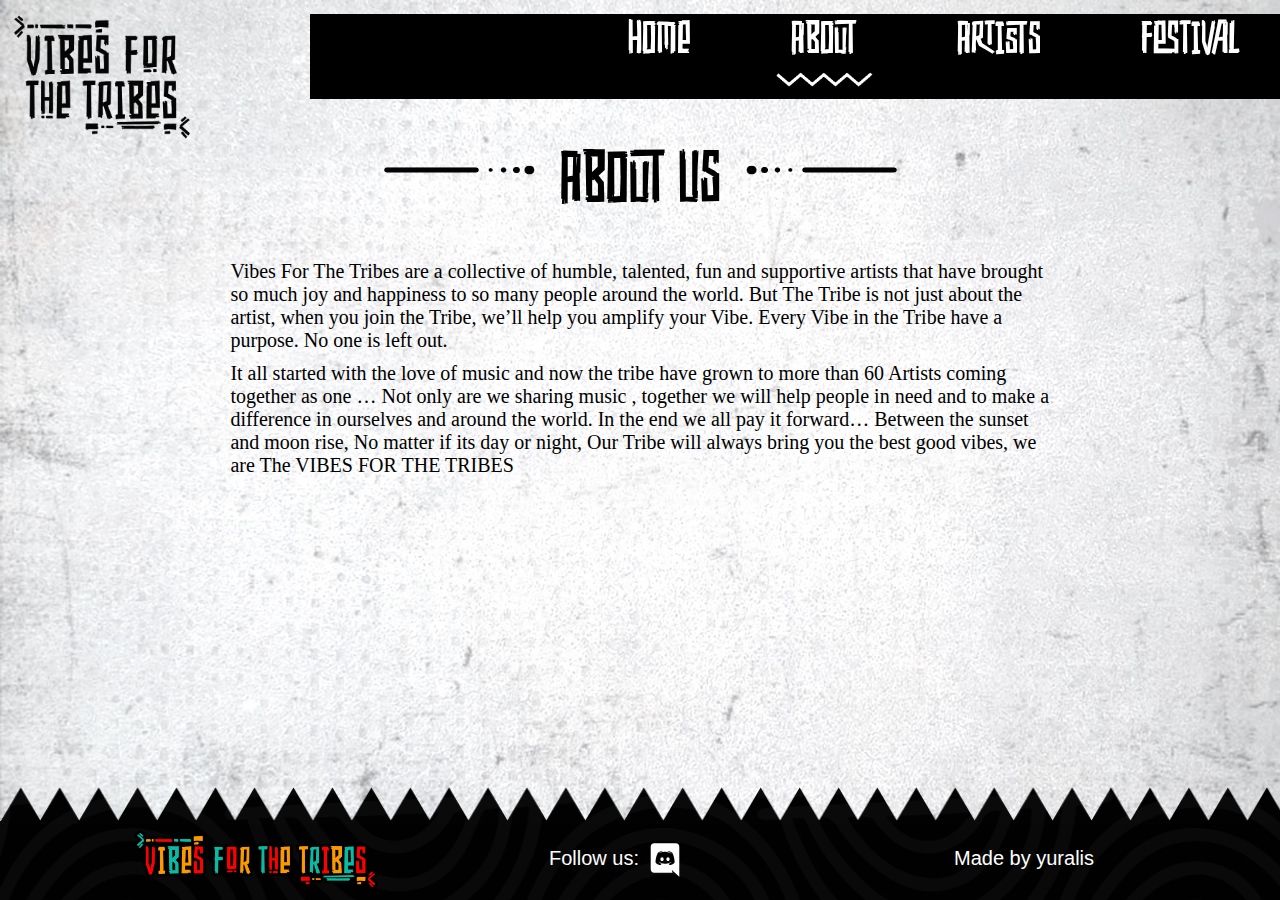
<file: twitch/website/about.html>
<html lang="en">
<head>
    <meta charset="UTF-8">
    <link rel="stylesheet" href="styles.css">
    <script src="./index.js" type="text/javascript"></script>
    <meta name="description" content="Vibes for the Tribes">
    <meta name="author" content="yuralis">
    <meta name="viewport" content="width=device-width, initial-scale=1.0">
    <title>Vibes for the Tribes</title>
</head>
<body>
    <div id="nonMenu">
        <div id="Header">
            <img id="HeaderLogo" src="TopLeftLogo.png">
            <div id="HeaderRightHalf">
                <button id="HeaderMenu" class="HideBig">Menu<img id="HeaderMenuLogo" src="./menu.png"></button>
                <a href="./festival.html" class="HeaderSubPage HideMedium HideSmall HideExtraSmall">FESTIVAL</a>
                <!-- <a href="./merch.html" class="HeaderSubPage HideMedium HideSmall HideExtraSmall">MERCH</a> -->
                <a href="./artists.html" class="HeaderSubPage HideMedium HideSmall HideExtraSmall">ARTISTS</a>
                <a href="./about.html" class="HeaderSubPage Selected HideExtraSmall">ABOUT</a>
                <a href="./home.html" class="HeaderSubPage HideMedium HideSmall HideExtraSmall">HOME</a>
                
            </div>
        </div>
    
        <div id="Content">
            <div id="About">
                <p id="AboutText1">
                    ABOUT US
                </p>
                <p id="aboutText2">
                    Vibes For The Tribes are a collective of humble, talented, fun and supportive artists that have brought so much joy and happiness to so many people around the world. But The Tribe is not just about the artist, when you join the Tribe, we’ll help you amplify your Vibe. Every Vibe in the Tribe have a purpose. No one is left out.
                </p>
                <p id="aboutText3">
                    It all started with the love of music and now the tribe have grown to more than 60 Artists coming together as one … Not only are we sharing music , together we will help people in need and to make a difference in ourselves and around the world. In the end we all pay it forward… Between the sunset and moon rise, No matter if its day or night, Our Tribe will always bring you the best good vibes, we are The VIBES FOR THE TRIBES
                </p>
            </div>
        </div>
        
        <div id="Footer" class="row">
            <div class="col-l-4 col-4 col-s-6 HideExtraSmall"><img id="FooterLogo" src="./FooterLogo.png"></div>
            <div class="col-l-4 col-4 col-s-6 col-xs-12">Follow us:
                <a href="https://discord.gg/V55hs6p"><img class="FooterSocials" src="./socials/discord.svg"></a>
                <!-- <a href="https://discord.gg/V55hs6p"><img class="FooterSocials" src="./socials/facebook.png"></a> -->
                <iframe class="FooterSocials" allowtransparency="true" scrolling="no" frameborder="no" src="https://w.soundcloud.com/icon/?url=http%3A%2F%2Fsoundcloud.com%2Ftesttestest&color=white_transparent&size=40" style="width: 40px; height: 40px;"></iframe>
                
            </div>
            <div class="col-l-4 col-4 HideSmall HideExtraSmall">Made by yuralis<div class="FooterSocials"></div></div>
        </div>
        
    </div>
    
    <div id="Menu">
        <a href="./home.html" class="MenuSubPage">HOME</a>
        <a href="./about.html" class="MenuSubPage Selected">ABOUT</a>
        <a href="./artists.html" class="MenuSubPage">ARTISTS</a>
        <!-- <a href="./merch.html" class="MenuSubPage">MERCH</a> -->
        <a href="./festival.html" class="MenuSubPage">FESTIVAL</a>
    </div>
</body>
</html>
</file>
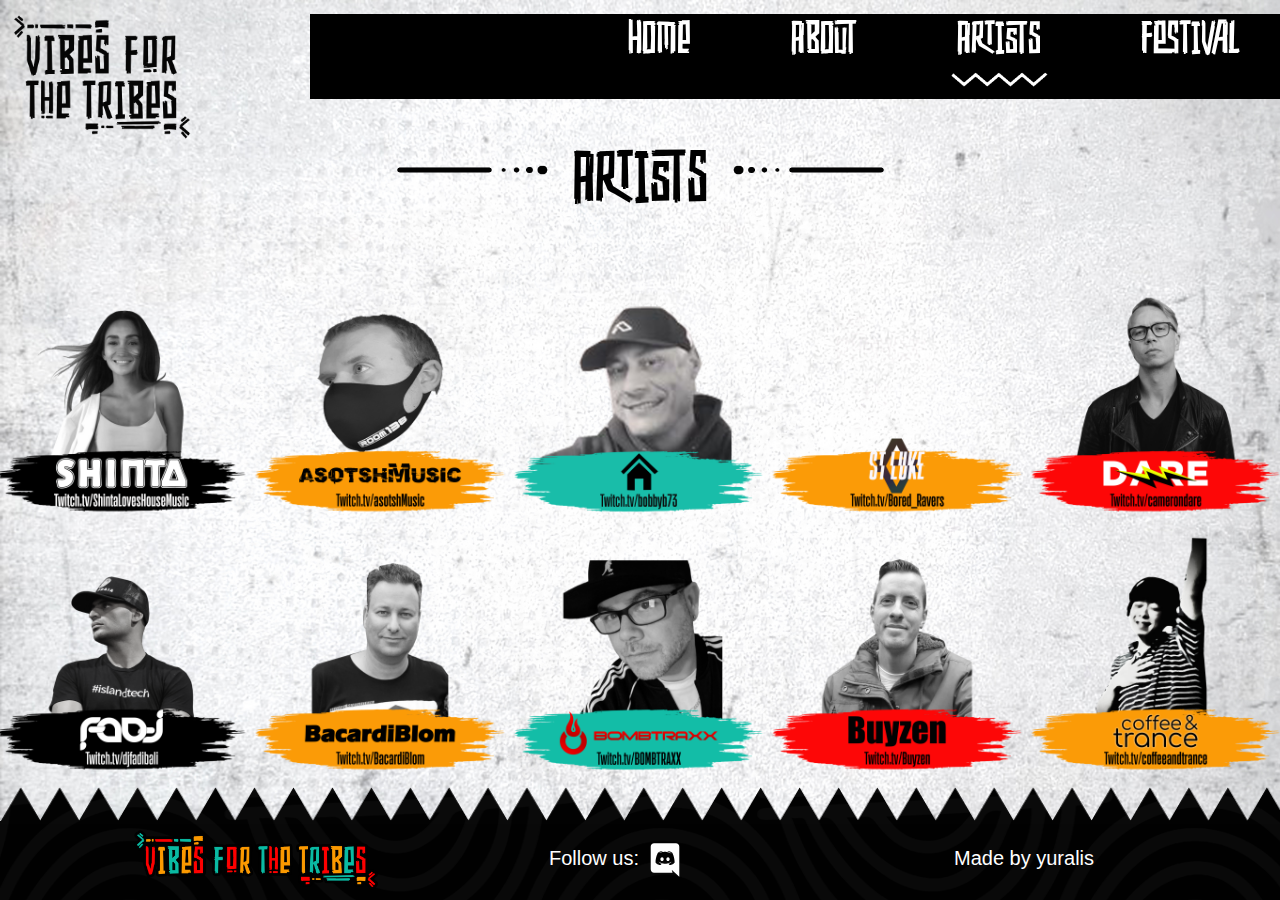
<file: twitch/website/artists.html>
<html lang="en">
<head>
    <meta charset="UTF-8">
    <link rel="stylesheet" href="styles.css">
    <script src="./index.js" type="text/javascript"></script>
    <script src="./artists.js" type="text/javascript"></script>
    <meta name="description" content="Vibes for the Tribes">
    <meta name="author" content="yuralis">
    <meta name="viewport" content="width=device-width, initial-scale=1.0">
    <title>Vibes for the Tribes</title>
</head>
<body>
    <div id="nonMenu">
        <div id="Header">
            <img id="HeaderLogo" src="TopLeftLogo.png">
            <div id="HeaderRightHalf">
                <button id="HeaderMenu" class="HideBig">Menu<img id="HeaderMenuLogo" src="./menu.png"></button>
                <a href="./festival.html" class="HeaderSubPage HideMedium HideSmall HideExtraSmall">FESTIVAL</a>
                <!-- <a href="./merch.html" class="HeaderSubPage HideMedium HideSmall HideExtraSmall">MERCH</a> -->
                <a href="./artists.html" class="HeaderSubPage Selected HideExtraSmall">ARTISTS</a>
                <a href="./about.html" class="HeaderSubPage HideMedium HideSmall HideExtraSmall">ABOUT</a>
                <a href="./home.html" class="HeaderSubPage HideMedium HideSmall HideExtraSmall">HOME</a>
                
            </div>
        </div>

        <div id="Content">
            <div id="Artists">
                <p id="ArtistsText1">
                    ARTISTS
                </p>
                <div id="ArtistsContainer">
                </div>
            </div>
        </div>


        <div id="Footer" class="row">
            <div class="col-l-4 col-4 col-s-6 HideExtraSmall"><img id="FooterLogo" src="./FooterLogo.png"></div>
            <div class="col-l-4 col-4 col-s-6 col-xs-12">Follow us:
                <a href="https://discord.gg/V55hs6p"><img class="FooterSocials" src="./socials/discord.svg"></a>
                <!-- <a href="https://discord.gg/V55hs6p"><img class="FooterSocials" src="./socials/facebook.png"></a> -->
                <iframe class="FooterSocials" allowtransparency="true" scrolling="no" frameborder="no" src="https://w.soundcloud.com/icon/?url=http%3A%2F%2Fsoundcloud.com%2Ftesttestest&color=white_transparent&size=40" style="width: 40px; height: 40px;"></iframe>
                
            </div>
            <div class="col-l-4 col-4 HideSmall HideExtraSmall">Made by yuralis<div class="FooterSocials"></div></div>
        </div>
        
    </div>
    
    <div id="Menu">
        <a href="./home.html" class="MenuSubPage">HOME</a>
        <a href="./about.html" class="MenuSubPage">ABOUT</a>
        <a href="./artists.html" class="MenuSubPage Selected">ARTISTS</a>
        <!-- <a href="./merch.html" class="MenuSubPage">MERCH</a> -->
        <a href="./contact.html" class="MenuSubPage">CONTACT</a>
    </div>
</body>
</html>
</file>
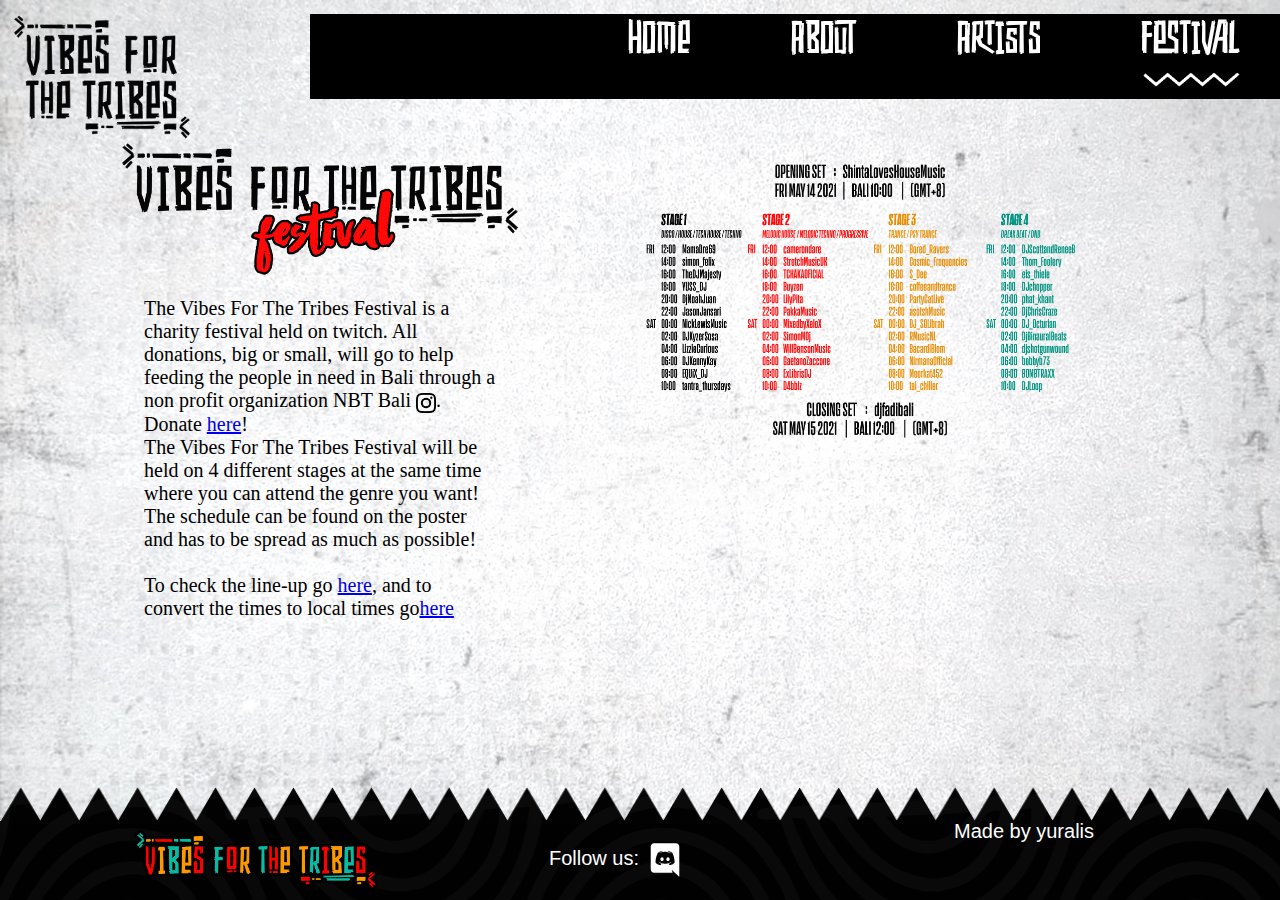
<file: twitch/website/festival.html>
<html lang="en">
<head>
    <meta charset="UTF-8">
    <link rel="stylesheet" href="styles.css">
    <script src="./index.js" type="text/javascript"></script>
    <meta name="description" content="Vibes for the Tribes">
    <meta name="author" content="yuralis">
    <meta name="viewport" content="width=device-width, initial-scale=1.0">
    <title>Vibes for the Tribes</title>
</head>
<body>
    <div id="nonMenu">
        <div id="Header">
            <img id="HeaderLogo" src="TopLeftLogo.png">
            <div id="HeaderRightHalf">
                <button id="HeaderMenu" class="HideBig">Menu<img id="HeaderMenuLogo" src="./menu.png"></button>
                <a href="./festival.html" class="HeaderSubPage Selected HideExtraSmall">FESTIVAL</a>
                <!-- <a href="./merch.html" class="HeaderSubPage HideMedium HideSmall HideExtraSmall">MERCH</a> -->
                <a href="./artists.html" class="HeaderSubPage HideMedium HideSmall HideExtraSmall">ARTISTS</a>
                <a href="./about.html" class="HeaderSubPage HideMedium HideSmall HideExtraSmall">ABOUT</a>
                <a href="./home.html" class="HeaderSubPage HideMedium HideSmall HideExtraSmall">HOME</a>
                
            </div>
        </div>

        <div id="Content">
            <div id="Festival">
                <div class="col-l-6 col-6 col-s-12 col-xs-12">
                    <img src="./VFTT_FESTIVAL.png" id="FestivalLogo">
                    <p id="FestivalText">
                        The Vibes For The Tribes Festival is a charity festival held on twitch. All donations, big or small, will go to help feeding the people in need in Bali 
                        through a non profit organization NBT Bali <a href="https://www.instagram.com/nbtbali"><img style="display: inline; height: 1em; vertical-align: middle;" src="./socials/instagram.png"></a>. Donate <a href="https://streamelements.com/vibesforthetribes/tip">here</a>!<br/>
                        The Vibes For The Tribes Festival will be held on 4 different stages at the same time where you can attend the genre you want!
                        The schedule can be found on the poster and has to be spread as much as possible!
                        <br/><br/>
                        To check the line-up go <a href="https://linktr.ee/Vibes514">here</a>, and to convert the times to local times go<a href="https://schedule.vibesforthetribes.com/VFTT">here</a><br/>
                    </p>
                </div>
                
                <div class="col-l-6 col-6 col-s-12 col-xs-12">
                    <img id="FestivalImage" src="./Festival_Schedule.png">
                </div>
                
            </div>
        </div>

        <div id="Footer" class="row">
            <div class="col-l-4 col-4 col-s-6 HideExtraSmall"><img id="FooterLogo" src="./FooterLogo.png"></div>
            <div class="col-l-4 col-4 col-s-6 col-xs-12">Follow us:
                <a href="https://discord.gg/V55hs6p"><img class="FooterSocials" src="./socials/discord.svg"></a>
                <!-- <a href="https://discord.gg/V55hs6p"><img class="FooterSocials" src="./socials/facebook.png"></a> -->
                <iframe class="FooterSocials" allowtransparency="true" scrolling="no" frameborder="no" src="https://w.soundcloud.com/icon/?url=http%3A%2F%2Fsoundcloud.com%2Ftesttestest&color=white_transparent&size=40" style="width: 40px; height: 40px;"></iframe>
                
            </div>
            <div class="col-l-4 col-4 HideSmall HideExtraSmall">Made by yuralis</div>
        </div>
        
    </div>
    
    <div id="Menu">
        <a href="./home.html" class="MenuSubPage">HOME</a>
        <a href="./about.html" class="MenuSubPage">ABOUT</a>
        <a href="./artists.html" class="MenuSubPage">ARTISTS</a>
        <!-- <a href="./merch.html" class="MenuSubPage">MERCH</a> -->
        <a href="./festival.html" class="MenuSubPage Selected">FESTIVAL</a>
    </div>
</body>
</html>
</file>
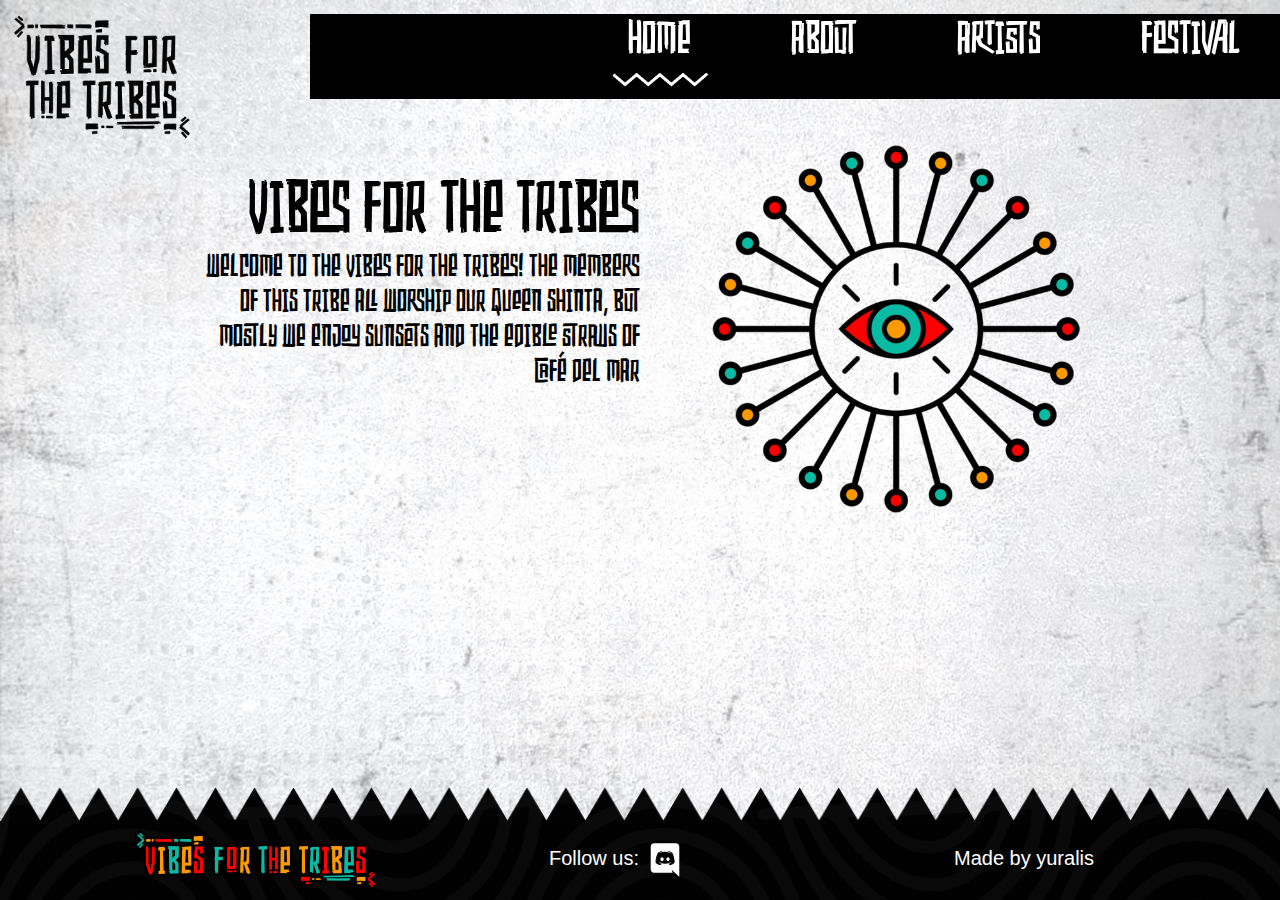
<file: twitch/website/home.html>
<html lang="en">
<head>
    <meta charset="UTF-8">
    <link rel="stylesheet" href="styles.css">
    <script src="./index.js" type="text/javascript"></script>
    <meta name="description" content="Vibes for the Tribes">
    <meta name="author" content="yuralis">
    <meta name="viewport" content="width=device-width, initial-scale=1.0">
    <title>Vibes for the Tribes</title>
</head>
<body>
    <div id="nonMenu">
        <div id="Header">
            <img id="HeaderLogo" src="TopLeftLogo.png">
            <div id="HeaderRightHalf">
                <button id="HeaderMenu" class="HideBig">Menu<img id="HeaderMenuLogo" src="./menu.png"></button>
                <a href="./festival.html" class="HeaderSubPage HideMedium HideSmall HideExtraSmall">FESTIVAL</a>
                <!-- <a href="./merch.html" class="HeaderSubPage HideMedium HideSmall HideExtraSmall">MERCH</a> -->
                <a href="./artists.html" class="HeaderSubPage HideMedium HideSmall HideExtraSmall">ARTISTS</a>
                <a href="./about.html" class="HeaderSubPage HideMedium HideSmall HideExtraSmall">ABOUT</a>
                <a href="./home.html" class="HeaderSubPage Selected HideExtraSmall">HOME</a>
                
            </div>
        </div>
    
        <div id="Content">
            <div id="Home">
                <div id="HomeSep1" class="HideBig HideMedium"></div>
                <div id="HomeText">
                    <p id="HomeText1">VIBES FOR THE TRIBES</p>
                    <p id="HomeText2">WELCOME TO THE VIBES FOR THE TRIBES! THE MEMBERS OF THIS TRIBE ALL WORSHIP OUR QUEEN SHINTA, BUT MOSTLY WE ENJOY SUNSETS AND THE EDIBLE STRAWS OF CAFÉ DEL MAR</p>
                </div>
                <img id="HomeImage" class="HideSmall HideExtraSmall" src="HomeImage.png">
                <div id="HomeSep2" class="HideBig HideMedium"></div>
                </img>
            </div>
        </div>
        <div id="Footer" class="row">
            <div class="col-l-4 col-4 col-s-6 HideExtraSmall"><img id="FooterLogo" src="./FooterLogo.png"></div>
            <div class="col-l-4 col-4 col-s-6 col-xs-12">Follow us:
                <a href="https://discord.gg/V55hs6p"><img class="FooterSocials" src="./socials/discord.svg"></a>
                <!-- <a href="https://discord.gg/V55hs6p"><img class="FooterSocials" src="./socials/facebook.png"></a> -->
                <iframe class="FooterSocials" allowtransparency="true" scrolling="no" frameborder="no" src="https://w.soundcloud.com/icon/?url=http%3A%2F%2Fsoundcloud.com%2Ftesttestest&color=white_transparent&size=40" style="width: 40px; height: 40px;"></iframe>
                
            </div>
            <div class="col-l-4 col-4 HideSmall HideExtraSmall">Made by yuralis<div class="FooterSocials"></div></div>
        </div>
        
    </div>
    
    <div id="Menu">
        <a href="./home.html" class="MenuSubPage Selected">HOME</a>
        <a href="./about.html" class="MenuSubPage">ABOUT</a>
        <a href="./artists.html" class="MenuSubPage">ARTISTS</a>
        <!-- <a href="./merch.html" class="MenuSubPage">MERCH</a> -->
        <a href="./festival.html" class="MenuSubPage">FESTIVAL</a>
    </div>
</body>
</html>
</file>
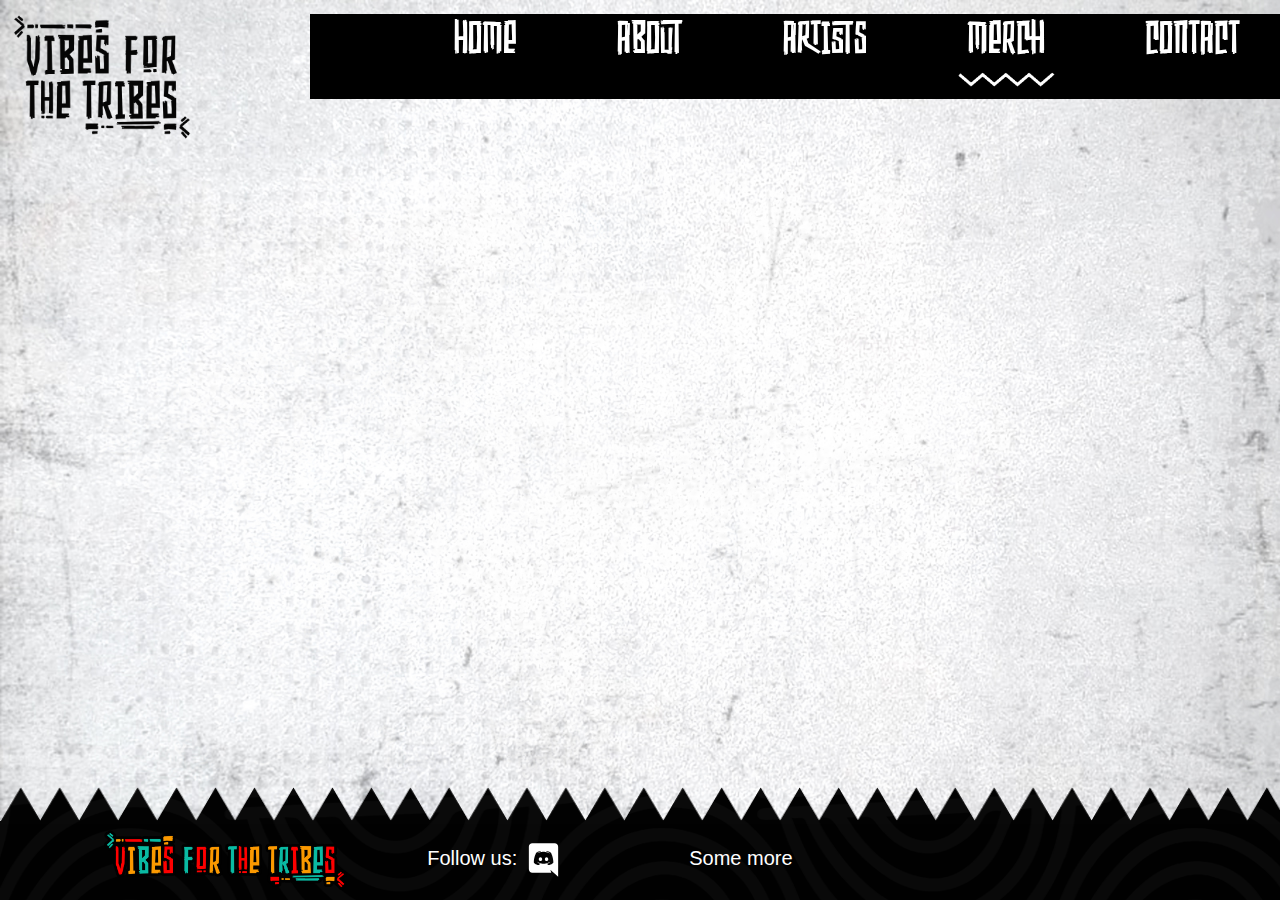
<file: twitch/website/merch.html>
<html lang="en">
<head>
    <meta charset="UTF-8">
    <link rel="stylesheet" href="styles.css">
    <script src="./index.js" type="text/javascript"></script>
    <meta name="description" content="Vibes for the Tribes">
    <meta name="author" content="yuralis">
    <meta name="viewport" content="width=device-width, initial-scale=1.0">
    <title>Vibes for the Tribes</title>
</head>
<body>
    <div id="nonMenu">
        <div id="Header">
            <img id="HeaderLogo" src="TopLeftLogo.png">
            <div id="HeaderRightHalf">
                <button id="HeaderMenu" class="HideBig">Menu<img id="HeaderMenuLogo" src="./menu.png"></button>
                <a href="./contact.html" class="HeaderSubPage HideMedium HideSmall HideExtraSmall">CONTACT</a>
                <a href="./merch.html" class="HeaderSubPage Selected HideExtraSmall">MERCH</a>
                <a href="./artists.html" class="HeaderSubPage HideMedium HideSmall HideExtraSmall">ARTISTS</a>
                <a href="./about.html" class="HeaderSubPage HideMedium HideSmall HideExtraSmall">ABOUT</a>
                <a href="./home.html" class="HeaderSubPage HideMedium HideSmall HideExtraSmall">HOME</a>
                
            </div>
        </div>



        <div id="Footer" class="row">
            <div class="col-4 col-s-6 col-xs-6"><img id="FooterLogo" src="./FooterLogo.png"></div>
            <div class="col-4 col-s-6 col-xs-6">Follow us:
                <a href="https://discord.gg/V55hs6p"><img class="FooterSocials" src="./socials/discord.svg"></a>
                <!-- <a href="https://discord.gg/V55hs6p"><img class="FooterSocials" src="./socials/facebook.png"></a> -->
                <iframe class="FooterSocials" allowtransparency="true" scrolling="no" frameborder="no" src="https://w.soundcloud.com/icon/?url=http%3A%2F%2Fsoundcloud.com%2Ftesttestest&color=white_transparent&size=40" style="width: 40px; height: 40px;"></iframe>
                
            </div>
            <div class="col-4 HideSmall HideExtraSmall">Some more<div class="FooterSocials"></div></div>
        </div>
        
    </div>
    
    <div id="Menu">
        <a href="./home.html" class="MenuSubPage">HOME</a>
        <a href="./about.html" class="MenuSubPage">ABOUT</a>
        <a href="./artists.html" class="MenuSubPage">ARTISTS</a>
        <a href="./merch.html" class="MenuSubPage Selected">MERCH</a>
        <a href="./contact.html" class="MenuSubPage">CONTACT</a>
    </div>
</body>
</html>
</file>
<file: styles.css>
body {
    padding: 0;
    margin: 0;
}

a {
    width: 100%;
}
</file>
<file: groepeen/styles.css>
html {
    overflow-x: hidden;
}

body {
    background-color: #F5C31F;
    margin: 0;
    overflow: hidden;
    position: relative;
}

body * {
    -webkit-transition: all 0.25s ease;
    transition: all 0.25 ease;
    
} /* can add this if wanted*/

button {
    font-family: Verdana, Geneva, Tahoma, sans-serif;
    font-weight: bold;
    font-size: 12;
}

h1, h2{
    font-family: Verdana, Geneva, Tahoma, sans-serif;
    text-align: center;
    
}

h1 {
    font-weight: bolder;
    font-size: 45px;
}
h1 img, h2 img {
    height:40px;
    margin: 0px 10px;
}
p, a {
    font-family: Verdana, Geneva, Tahoma, sans-serif;
    font-size: 13;
    line-height: 1.8;
    text-align: justify;
}

.big {
    width: 100%;
    position: relative;
}

.whyText {
    display: block;
    width: 80%;
    margin: 0 auto;
    z-index: 2;
}

#whyContent {
    display: inline-block;
    padding: 20px 0 60px 0;
    width: 300%;
    position: relative;
    left:0%;
    transition: left 0.8s ease;
    z-index: 2;
    
}
.whySection {
    width: calc(100% / 3);
    float: left;
    z-index: 2;
}
#why {
    background-color: white;
    display: block;
    top:0px;
    width: 100%;
    z-index: 2;
    
}

#headerContent {
    padding: 50px 0px 20px 0px;
    width: 100%;
    z-index: 1;
    text-align: center;
}

#headerButton {
    display: inline-block;
    padding: 15px;
    margin: 20px auto;
    border: 3px solid #13182C;
    background-color: #F5C31F;
    z-index: 1;
}

#headerButtonText {
    color: #13182C;
    font-size: 30;
    margin: 0;
}

#headerButton:hover {
    cursor: pointer;
    text-decoration: none;
}

#headerLogo {
    width: 80%;
    display: block;
    margin: auto auto;
    z-index: 1;
}
#header {
    background-color: #F5C31F;
    z-index: 1;
}

#candidates {
    background-color:#13182C;
    z-index: 3;
    padding-bottom: 60px;
}

#candidates h1 {
    margin-top: 0;
    padding-top: 20px;
    padding-bottom: 10px;
    text-align: center;
    color: white;
}

#candidatesContent {
    width: 100%;
    position: relative;
    box-shadow: 0px 0px 20px -5px white;
}

.candidate {
    display: inline-block;
    width: calc(100% / 3);
}

.candidatePic {
    width: 100%;
}

.candidateInfo {
    position: static;
    width:80%;
    max-height: 85%;
    background-color: white;
    z-index: 3;
    margin: 7.5% auto;
    transition: opacity 1s ease;
    opacity: 0;
    overflow-y: scroll;
}

.candidateInfo img {
    width:90%;
    margin: 5% 5%;
    float: left;
}

.candidateInfoText {
    width:90%;
    float: left;
    margin: 2% 5%;
}

#closeClick {
    width: 100%;
    height: 100%;
    position: fixed;
    z-index: 10;
    transition: background-color 1s ease;
}

.achievementsText {
    display: block;
    width: 80%;
    margin: 0 auto;
}

#achievementsContent {
    display: inline-block;
    padding: 20px 0 60px 0;
    width: 600%;
    position: relative;
    left:0%;
    transition: left 0.8s ease;
    
}
.achievementsSection {
    width: calc(100% / 6);
    float: left;
}
#achievements {
    background-color: white;
    display: block;
    top:0px;
    width: 100%;
    z-index: 2;
    padding-top: 20px;
    
}

#quiz {
    background-color:#13182C;
    z-index: 3;
    padding-bottom: 20px;
    text-align: center;
}

#quiz h1, #quiz h2 {
    margin-top: 0;
    padding-top: 20px;
    padding-bottom: 10px;
    text-align: center;
    color: white;
}

#quizButton {
    display: inline-block;
    padding: 15px;
    margin: 20px auto;
    background-color: #F5C31F;
    z-index: 1;
    border: none;
    box-shadow: 0px 0px 20px -5px white;
}

#quizButtonText {
    color: #13182C;
    font-size: 20;
    margin: 0;
}

#quizButton:hover {
    cursor: pointer;
    text-decoration: none;
}

.goalsText {
    display: block;
    width: 80%;
    margin: 0 auto;
}

#goalsContent {
    display: inline-block;
    padding: 20px 0 60px 0;
    width: 700%;
    position: relative;
    left:0%;
    transition: left 0.8s ease;
    
}
.goalsSection {
    width: calc(100% / 7);
    float: left;
}
#goals {
    background-color: white;
    display: block;
    top:0px;
    width: 100%;
    z-index: 2;
    padding-top: 20px;
}

#footer {
    background-color: #F5C31F;
    z-index: 1;
}

#footerContent {
    padding: 50px 0px 0px 0px;
    width: 100%;
    z-index: 2;
    text-align: center;
}

#footerButton {
    display: inline-block;
    padding: 15px;
    margin: 20px auto;
    border: 3px solid #13182C;
    background-color: #F5C31F;
    z-index: 1;
}

#footerButtonText {
    color: #13182C;
    font-size: 30;
    margin: 0;
}

#footerButton:hover {
    cursor: pointer;
    text-decoration: none;
}

#footerLogo {
    width: 80%;
    display: block;
    margin: auto auto;
    z-index: 2;
}

#contentTab {
    position: fixed;
    left: 0px;
    top:45%;
    height:10%;
    border-radius: 0px 15px 15px 0px;
    width:30px;
    background-color: rgb(221,221, 221); 
    z-index: 8;
}

#content {
    position: fixed;
    top:0;
    background-color:rgb(221,221, 221);
    height: 100%;
    left: 0;
    z-index: 9; 
    width: 0;
    z-index: 9;
}

#contentList li {
    cursor: pointer;
    padding: 3px;
}

#contentList li h2{
    font-size: 24px;
    text-align: left;
    text-emphasis: bold;
}
/*For tablets*/
@media only screen and (min-width: 600px) {

    
    #footerLogo {
        width: 80%;
    }
    #headerLogo {
        width: 80%;
    }
    .candidate {
        width: calc(100% / 5);
    }
}

/*For desktops*/
@media only screen and (min-width: 768px) {

    #headerLogo {
        width: 60%;
    }

    

    #footerLogo {
        width: 60%;
    }

    
}

@media only screen and (min-width: 992px) {
    h1 {
        font-size: 55px;
    }
    h1 img, h2 img {
        height: 50px;
    }
    .candidate {
        width: calc(100% / 6);
    }

    .candidateInfo {
        width: 60%;
    }

    .whyText {
        width: 50%;
    }
    .achievementsText {
        width: 50%;
    }
    .large {
        width: 70%;
    }
    .goalsText {
        width: 50%;
    }

    #quizButtonText {
        font-size: 30;
    }
}

@media only screen and (min-width: 1200px) {
    .candidate {
        width: calc(100% / 10);
    }

    .candidateInfo img {
        width: 50%;
        margin: 3% 3%;
        float: left;
    }
    
    .candidateInfoText {
        width: 34%;
    }
}

/*
    dark blue #13182C
    yellow #F5C31F
    brown #585123 red #772F1A
*/
</file>
<file: scouting/styles.css>
body {
    margin: 0;
    overflow: hidden;
}

p {margin: 0;}

#header {
    background-color: #3f51b5;
    height: 14vh;
    width: 100vw;
    margin: 0;
}

#header button {
    margin: 10px;
}

#menu {
    height: 86vh;
    width: 10vw;
    background-color: #DDDDDD;

    display: none;
}
#content {
    height: 86vh;
    width: 100vw;
    margin: 0;
    float: left;
}
</file>
<file: scouting/kruispuntentocht/styles.css>
body {
    margin: 0;
    overflow: hidden;
}

#header {
    background-color: #3f51b5;
    height: 14vh;
    width: 100vw;
    margin: 0;
    box-shadow: 0 0 10px black ;
    z-index: 2;
    position: relative;
}

button {
    margin: 10px;
}

h1 {
    display: inline;
}

#menu {
    height: 86vh;
    width: 10vw;
    background-color: #DDDDDD;
    float: left;
    

    display: none;
}
#content {
    height: 86vh;
    width: 100vw;
    margin: 0;
    overflow: hidden;
}

#preview {
    width: 56vh;
    height: 80vh;
    border: black solid 1px;
    margin: 3vh 20px;
    float: left;
    position: relative;
}

#crossingViewer {
    width: 56vh;
    height: 56vh;
    border: black solid 1px;
    margin: 15vh 60px;
    float: left;
    position: relative;
}

#crossingEditor {
    width: 100%;
    height: 100%;
}

#canvas {
    width: 100%;
    height: 100%;
    position: absolute;
}

#hoverContainer {
    width: 100%;
    height: 100%;
    position: absolute;
    z-index: 10;
}

.hoverRegister {
    position: absolute;
}
</file>
<file: scouting/strippentocht/styles.css>
body {
    margin: 0;
    overflow: hidden;
}

#header {
    background-color: #3f51b5;
    height: 14vh;
    width: 100vw;
    margin: 0;
}

button {
    margin: 10px;
}

h1 {
    display: inline;
}

#menu {
    height: 86vh;
    width: 10vw;
    background-color: #DDDDDD;
    float: left;

    display: none;
}
#content {
    height: 86vh;
    width: 100vw;
    margin: 0;
    overflow: hidden;
}

#preview {
    width: 56vh;
    height: 80vh;
    border: black solid 1px;
    margin: 3vh 20px;
    float: left;
    position: relative;
}

#canvas {
    width: 100%;
    height: 100%;
    position: absolute;
}

#hoverContainer {
    width: 100%;
    height: 100%;
    position: absolute;
    z-index: 10;
}

.hoverRegister {
    width: 10%;
    height: 5%;
    position: absolute;
}
</file>
<file: twitch/website/styles.css>
@font-face {
    font-family: Tribe;
    src: url("./Afolkalips.otf");
}

* {
    margin: 0;
    box-sizing: border-box;
    font-size: 20px;
}

html {
    height: 100vh;
}

body {
    width: 100vw;
    height: 100vh;
    overflow-x: hidden;
    position: relative;
    right: 0;
    transition: right 1s;
}

#nonMenu {
    right: 0;
    width: 100vw;
    min-height: 100vh;
    position: relative;
    background-image: url("./Background.jpg");
    background-repeat: no-repeat;
    background-size: cover;
}

#Header {
    height: 140px;
    position: relative;
}

#HeaderLogo {
    display: inline-block;
    position: relative;
    height: 90%;
    top: 10%;
    left: 1%;
}

#HeaderRightHalf {
    display: block;
    float: right;
    width: calc(100% - 310px);
    height: 85px;
    position: relative;
    top: 10%;
    text-align: right;
    background-color: black;
}

.HeaderSubPage, .HeaderSubPage:link, .HeaderSubPage:visited, .HeaderSubPage:hover, .HeaderSubPage:active {
    position: relative;
    display: block;
    float: right;
    color: white;
    text-decoration: none;
    text-align: center;
    margin-right: 100px;
    font-family: Tribe;
    font-size: 50px;
}

.HeaderSubPage:first-of-type {
    margin-right: 40px;
}

.Selected::after {
    content: "";
    display: block;
    position: absolute;
    background-image: url("./SkribbleWhite.png");
    background-size: 100%;
    background-repeat: no-repeat;
    top:100%;
    transform: translateX(-50%);
    left: 50%;
    width: 100px;
    height: 23px;
    color: red;
    margin: auto;
}

#HeaderMenu {
    position: relative;
    float: right;
    color: white;
    text-align: center;
    font-family: Tribe;
    font-size: 50px;
    background: none;
    border: none;
    height: 80%;
}

#HeaderMenuLogo {
    display: inline-block;
    position: relative;
    height: 40%;
    padding-left: 5px;
}

#Menu {
    transition: right 1s;
    display: none;
    position: absolute;
    z-index: 1000000;
    top: 0px;
    right: -160px;
    width: 160px;
    height: 100%;
    background-color: black;
    padding-top: 10px;
}

.MenuSubPage {
    position: relative;
    display: block;
    float: right;
    color: white;
    text-decoration: none;
    text-align: center;
    font-family: Tribe;
    font-size: 30px;
    width: 100%;
    margin-bottom: 10px;
}

.MenuSubPage.Selected::after {
    width: 60px;
    height: 15px;
}

#Content {
    width: 100%;
    padding-bottom: 120px;
}


#Footer {
    position: absolute;
    padding: 35px 5% 0 5%;
    width: 100%;
    bottom: 0;
    background-image: url("FooterBackground.png");
    background-repeat: repeat-x;
    background-size: 1600px 500px;
}

#Footer > div {
    text-align: center;
    display: inline-block;
    color: white;
    font-family: 'Segoe UI', Tahoma, Geneva, Verdana, sans-serif;
    padding: 0 40px;
    height: 80px;
}

#FooterLogo {
    height: 60px;
    margin: 10px 0;
}

.FooterSocials {
    display: inline-block;
    height: 40px;
    margin: 20px 0;
    vertical-align: middle;
}


/* Styles of the template used */
/* -----------------------------------------------------------------------------------------------------*/
/* Styles per page */

#Home {
    width: 100%;
    overflow: auto;
    position: relative;
}
#HomeText {
    padding: 30px 0 0 200px;
    font-family: Tribe;
    text-align: right;
    width: 50%;
    float: left;
}

#HomeText1 {
    font-size: 80px;
}

#HomeText2 {
    font-size: 35px;
}
#HomeImage {
    width: 40%;
    float: left;
}

#HomeSep1, #HomeSep2 {
    float: left;
    width: 70%;
    height: 40px;
    margin: 10px 15% 0 15%;
    background-image: url("./HomeSep.png");
    background-size: auto 100%;
    background-repeat: repeat-x;
    background-position: center;
}

#AboutText1 {
    text-align: center;
    font-family: tribe;
    font-size: 80px;
    padding-bottom: 40px;
}

#AboutText2 {
    padding-bottom: 10px;
    padding: 0 18% 10px 18%;
    font-size: 20px;
}

#AboutText3 {
    padding-bottom: 10px;
    padding: 0 18% 10px 18%;
    font-size: 20px;
}

#AboutText1::before, #AboutText1::after {
    content: "";
    display: inline-block;
    background-image: url("./AboutTextImage.png");
    background-size: 100% 100%;
    background-repeat: no-repeat;
    width: 160px;
    height: 60px;
    margin: 0 10px;
}

#AboutText1::after {
    transform:scaleX(-1);
}

#Festival {
    display: flow-root;
}
div#Festival > div:first-child {
    padding: 0 100px ;
}

#FestivalLogo {
    width: 100%;
    padding-bottom: 20px;
}

#FestivalText {
    padding: 0 10%;
}
#FestivalImage {
    width: 100%;
    padding-right: 200px;
}

#ArtistsText1 {
    text-align: center;
    font-family: tribe;
    font-size: 80px;
    padding-bottom: 40px;
}

#ArtistsText1::before, #ArtistsText1::after {
    content: "";
    display: inline-block;
    background-image: url("./AboutTextImage.png");
    background-size: 100% 100%;
    background-repeat: no-repeat;
    width: 160px;
    height: 60px;
    margin: 0 10px;
}

#ArtistsText1::after {
    transform:scaleX(-1);
}

#ArtistsContainer {
    overflow-x: scroll;
    overflow-y: hidden;
    height: calc(100vh - 140px - 120px - 115px - 8px);
    display: flex;
    justify-content: center;
}
#ArtistsContainer::after {
    position: absolute;
    right: 0;
    top: 0;
    bottom: 0;
    left:80%;
    background-color: red;
}
.ArtistsPerTwo {
    position: relative;
    height: 100%;
    width: calc(calc(100vh - 140px - 120px - 115px - 8px) / 2);
    float: left;
}

.Artist {
    height: 50%;
    text-align: center;
    vertical-align: bottom;
}

.Artist img {
    max-width: 100%;
    max-height: 90%;
}

/* Styles per page */
/* -----------------------------------------------------------------------------------------------------*/
/* General styles */

.bold {
    font-weight: bold;
}

.right {
    text-align: right;
    float: right;
}

.row::after {
    content: "";
    clear: both;
    display: table;
}

[class*="col-"] {
    float: left;
}

/* General styles */
/* -----------------------------------------------------------------------------------------------------*/
/* Media queries */

/* Small devices (portrait tablets and large phones, 600px and up) */

@media only screen and (max-width: 600px){
    .HideExtraSmall {
        display: none !important;
    }

    #HeaderRightHalf{
        width: 100px;
    }
    .col-xs-1 {width: calc(100% / 12)}
    .col-xs-2 {width: calc(100% / 6)}
    .col-xs-3 {width: calc(100% / 4)}
    .col-xs-4 {width: calc(100% / 3)}
    .col-xs-5 {width: calc(500% / 12)}
    .col-xs-6 {width: calc(100% / 2)}
    .col-xs-7 {width: calc(700% / 12)}
    .col-xs-8 {width: calc(200% / 3)}
    .col-xs-9 {width: calc(300% / 4)}
    .col-xs-10 {width: calc(500% / 6)}
    .col-xs-11 {width: calc(1100% / 12)}
    .col-xs-12 {width: 100%}

    #HomeText {
        width: 100%;
        padding: 0 10%;
        text-align: center;
    }

    #HomeText1 {
        font-size: 40px;
    }

    #HomeText2 {
        font-size: 20px;
    }

    #AboutText1 {
        font-size: 40px;
    }

    #ArtistsText1 {
        font-size: 40px;
    }

    #AboutText2, #AboutText3 {
        padding: 0 5% 10px 5%;
        font-size: 17px;
    }

    #AboutText1::before, #AboutText1::after {
        width: 40px;
        height: 30px;
    }

    #ArtistsText1::before, #ArtistsText1::after {
        width: 40px;
        height: 30px;
    }

    #FestivalImage {
        padding-left: 20px;
        padding-right: 20px;
    }

    #ArtistsContainer {
        height: 60vh;
    }

    .ArtistsPerTwo {
        width: 30vh;
    }
}

@media only screen and (min-width: 601px) and (max-width: 991px){
    .HideSmall {
        display: none !important;
    }

    #HeaderRightHalf{
        width: 360px;
    }
    .col-s-1 {width: calc(100% / 12)}
    .col-s-2 {width: calc(100% / 6)}
    .col-s-3 {width: calc(100% / 4)}
    .col-s-4 {width: calc(100% / 3)}
    .col-s-5 {width: calc(500% / 12)}
    .col-s-6 {width: calc(100% / 2)}
    .col-s-7 {width: calc(700% / 12)}
    .col-s-8 {width: calc(200% / 3)}
    .col-s-9 {width: calc(300% / 4)}
    .col-s-10 {width: calc(500% / 6)}
    .col-s-11 {width: calc(1100% / 12)}
    .col-s-12 {width: 100%}

    #Home {
        overflow: visible;
    }

    #HomeText {
        width: 100%;
        padding: 0 20%;
        text-align: center;
    }

    #HomeText1 {
        font-size: 50px;
    }

    #HomeText2 {
        font-size: 30px;
    }

    #AboutText1 {
        font-size: 50px;
    }

    #AboutText2, #AboutText3 {
        padding: 0 12% 10px 12%;
        font-size: 19px;
    }
    #AboutText1::before, #AboutText1::after {
        width: 40px;
        height: 30px;
    }

    #ArtistsText1 {
        font-size: 50px;
    }
    #ArtistsText1::before, #ArtistsText1::after {
        width: 40px;
        height: 30px;
    }
    
    #FestivalImage {
        padding-left: 20px;
        padding-right: 20px;
    }

    #ArtistsContainer {
        height: 60vh;
    }

    .ArtistsPerTwo {
        width: 30vh;
    }

    
}

/* Large devices (laptops/desktops, 992px and up) */
@media only screen and (min-width: 992px) and (max-width: 1199px){
    .HideMedium {
        display: none !important;
    }

    #HeaderRightHalf{
        width: 360px;
    }

    .col-1 {width: calc(100% / 12)}
    .col-2 {width: calc(100% / 6)}
    .col-3 {width: calc(100% / 4)}
    .col-4 {width: calc(100% / 3)}
    .col-5 {width: calc(500% / 12)}
    .col-6 {width: calc(100% / 2)}
    .col-7 {width: calc(700% / 12)}
    .col-8 {width: calc(200% / 3)}
    .col-9 {width: calc(300% / 4)}
    .col-10 {width: calc(500% / 6)}
    .col-11 {width: calc(1100% / 12)}
    .col-12 {width: 100%}

    #HomeText {
        padding: 30px 0 0 100px;
        padding-top: 30px;
    }
    #AboutText2, #AboutText3 {
        padding: 0 8% 10px 8%;
    }
    
}

@media only screen and (min-width: 1200px) {
    
    .HideBig {
        display: none !important;
    }

    .col-l-1 {width: calc(100% / 12)}
    .col-l-2 {width: calc(100% / 6)}
    .col-l-3 {width: calc(100% / 4)}
    .col-l-4 {width: calc(100% / 3)}
    .col-l-5 {width: calc(500% / 12)}
    .col-l-6 {width: calc(100% / 2)}
    .col-l-7 {width: calc(700% / 12)}
    .col-l-8 {width: calc(200% / 3)}
    .col-l-9 {width: calc(300% / 4)}
    .col-l-10 {width: calc(500% / 6)}
    .col-l-11 {width: calc(1100% / 12)}
    .col-l-12 {width: 100%}
}

@media only screen and (min-width: 1700px) {
    #HomeText {
        padding: 30px 0 0 300px;
        font-size: 20px;
    }

    #HomeText1 {
        font-size: 120px;
    }

    #HomeText2 {
        font-size: 45px;
    }

    #AboutText2, #AboutText3 {
        font-size: 30px;
    }
}




/*Delete everything after this*/
/* 
#Header {
    background-color: rgba(255,0,0,0.1);
}

#HeaderLogo {
    border: 2px dashed rgba(0,0,255,0.4);
} */
</file>
